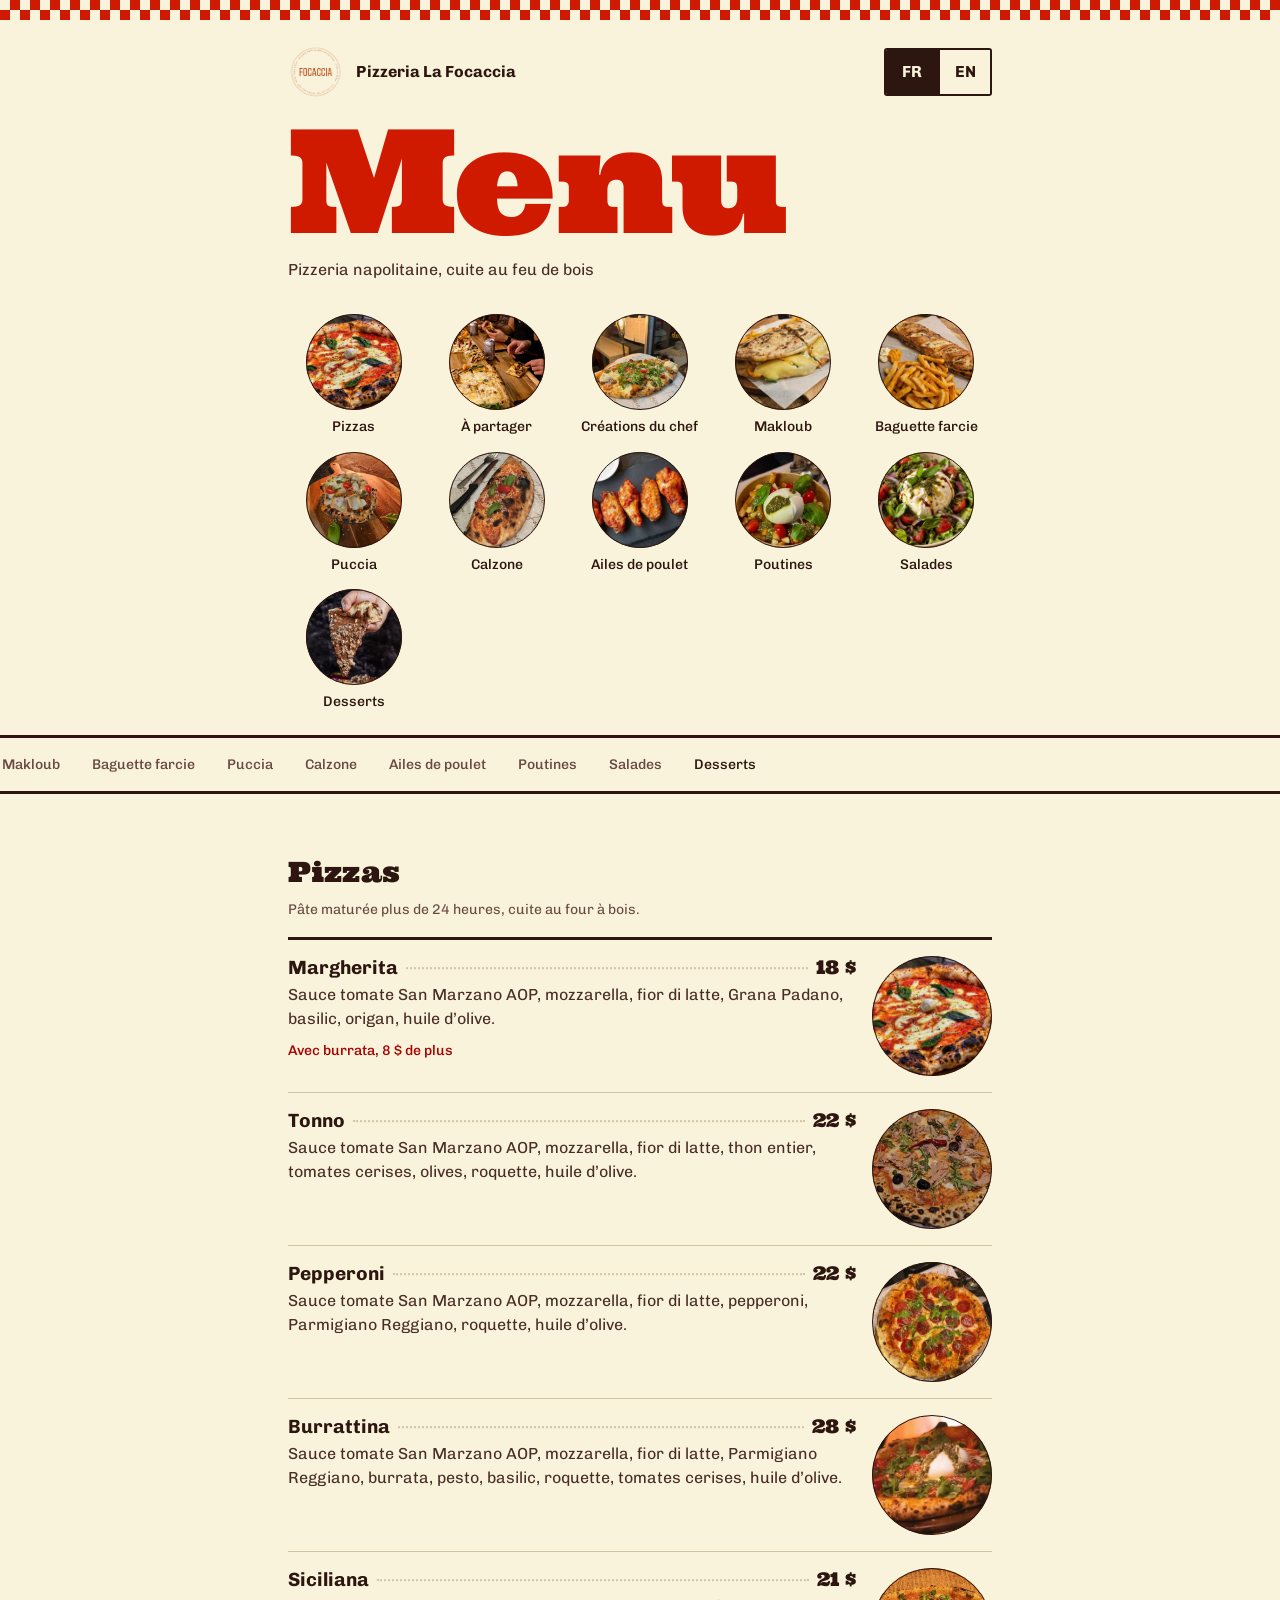
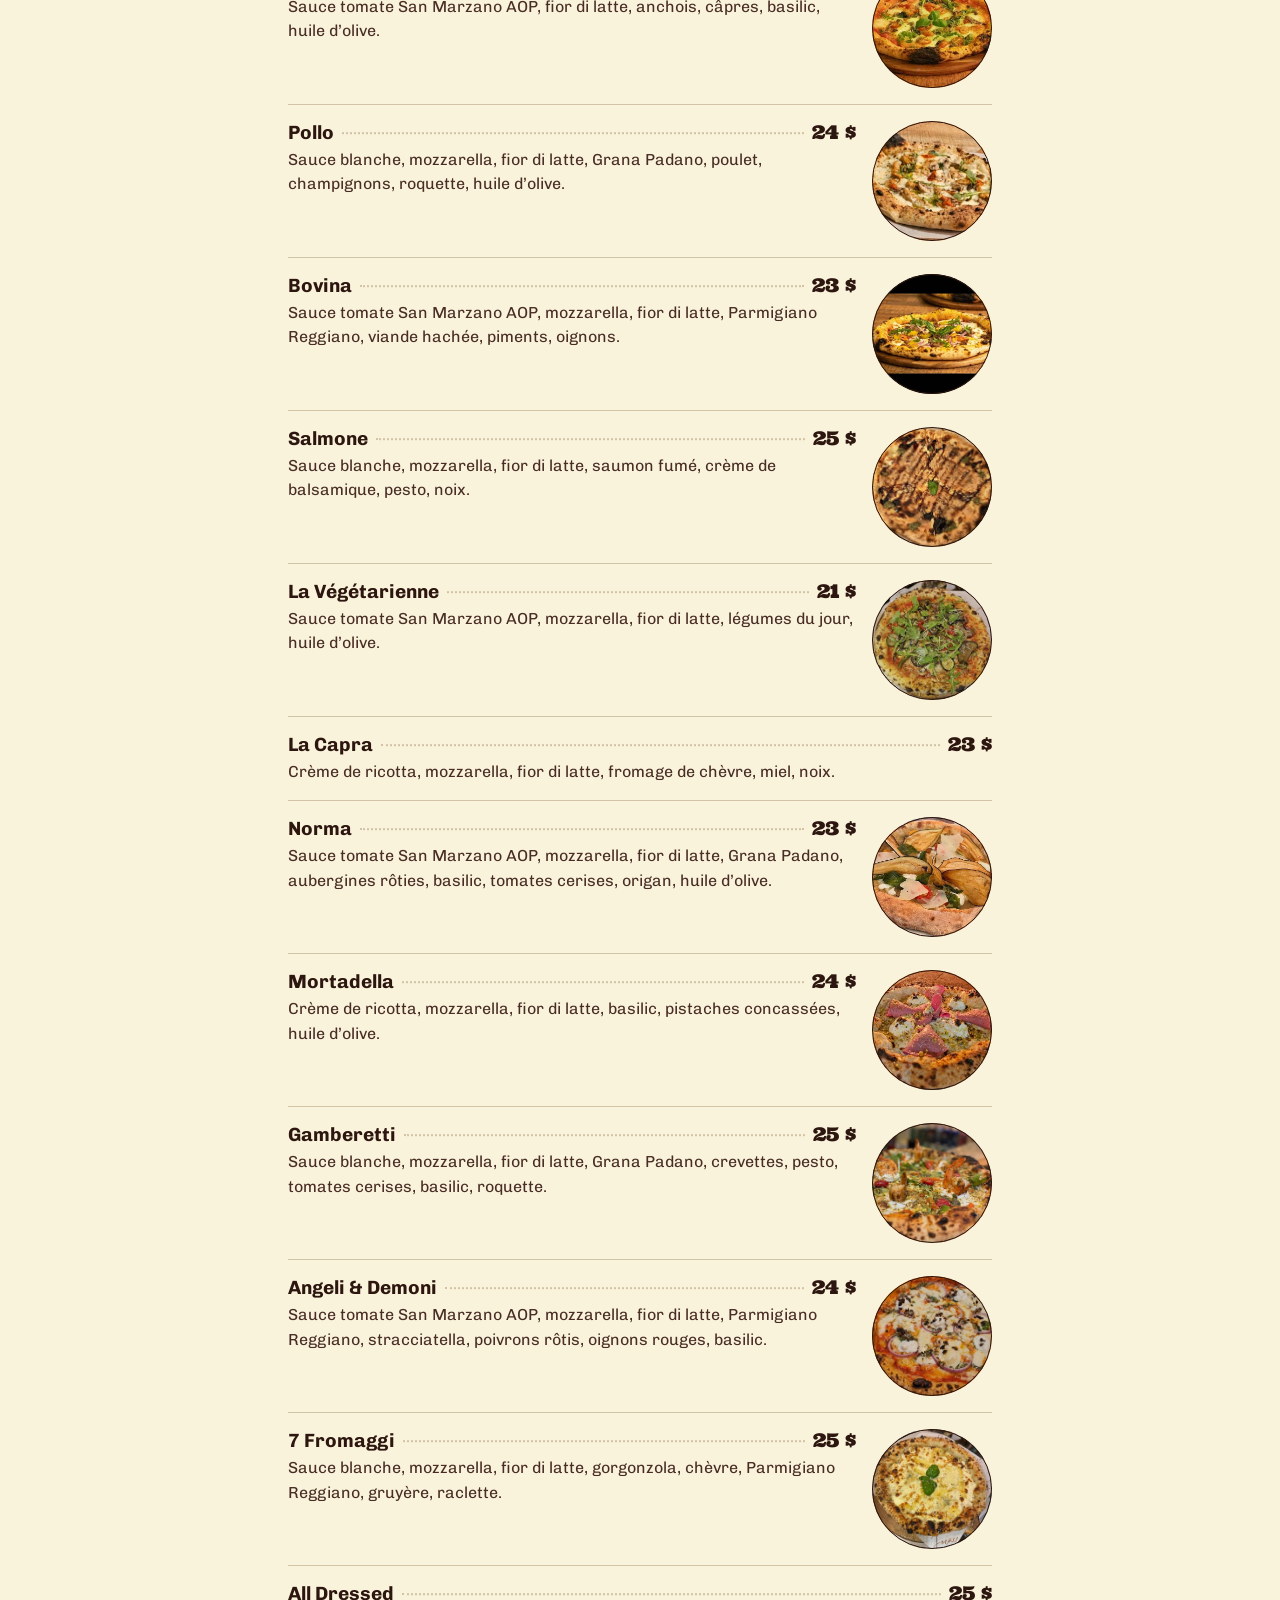
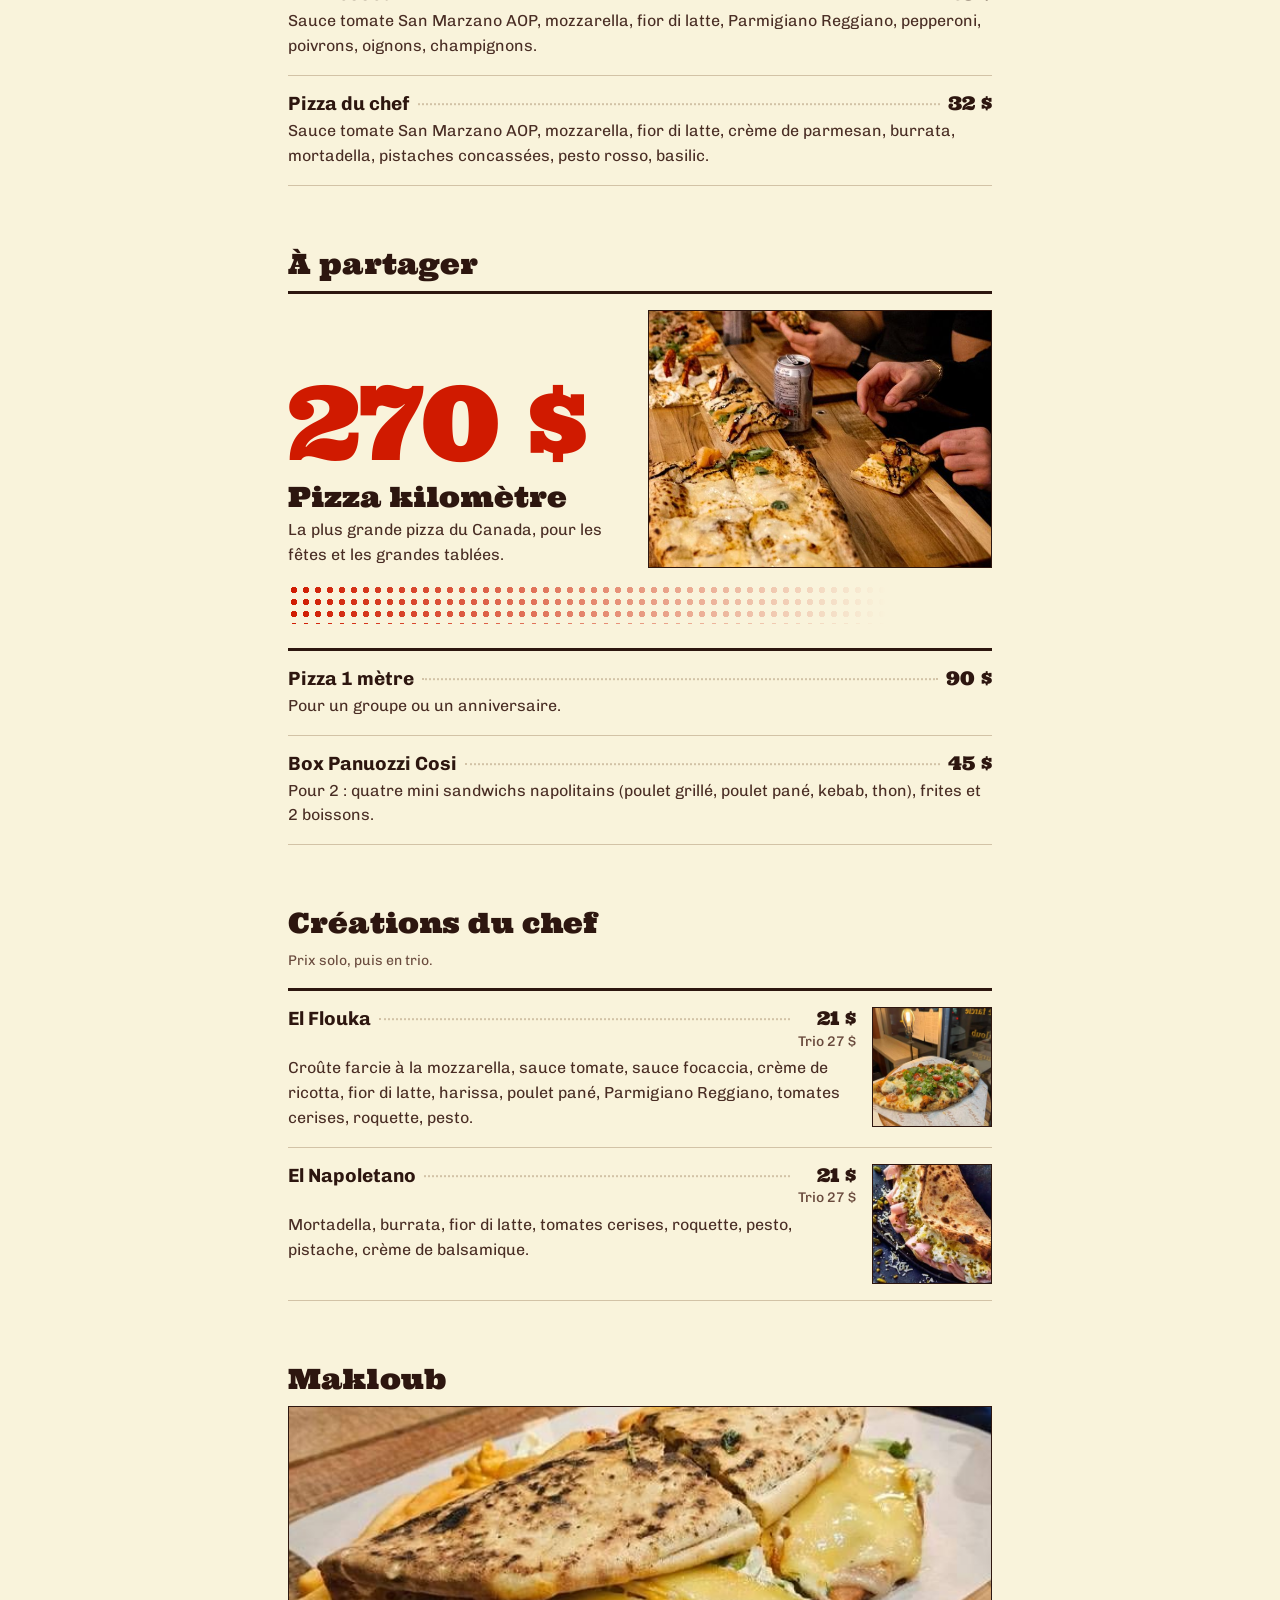
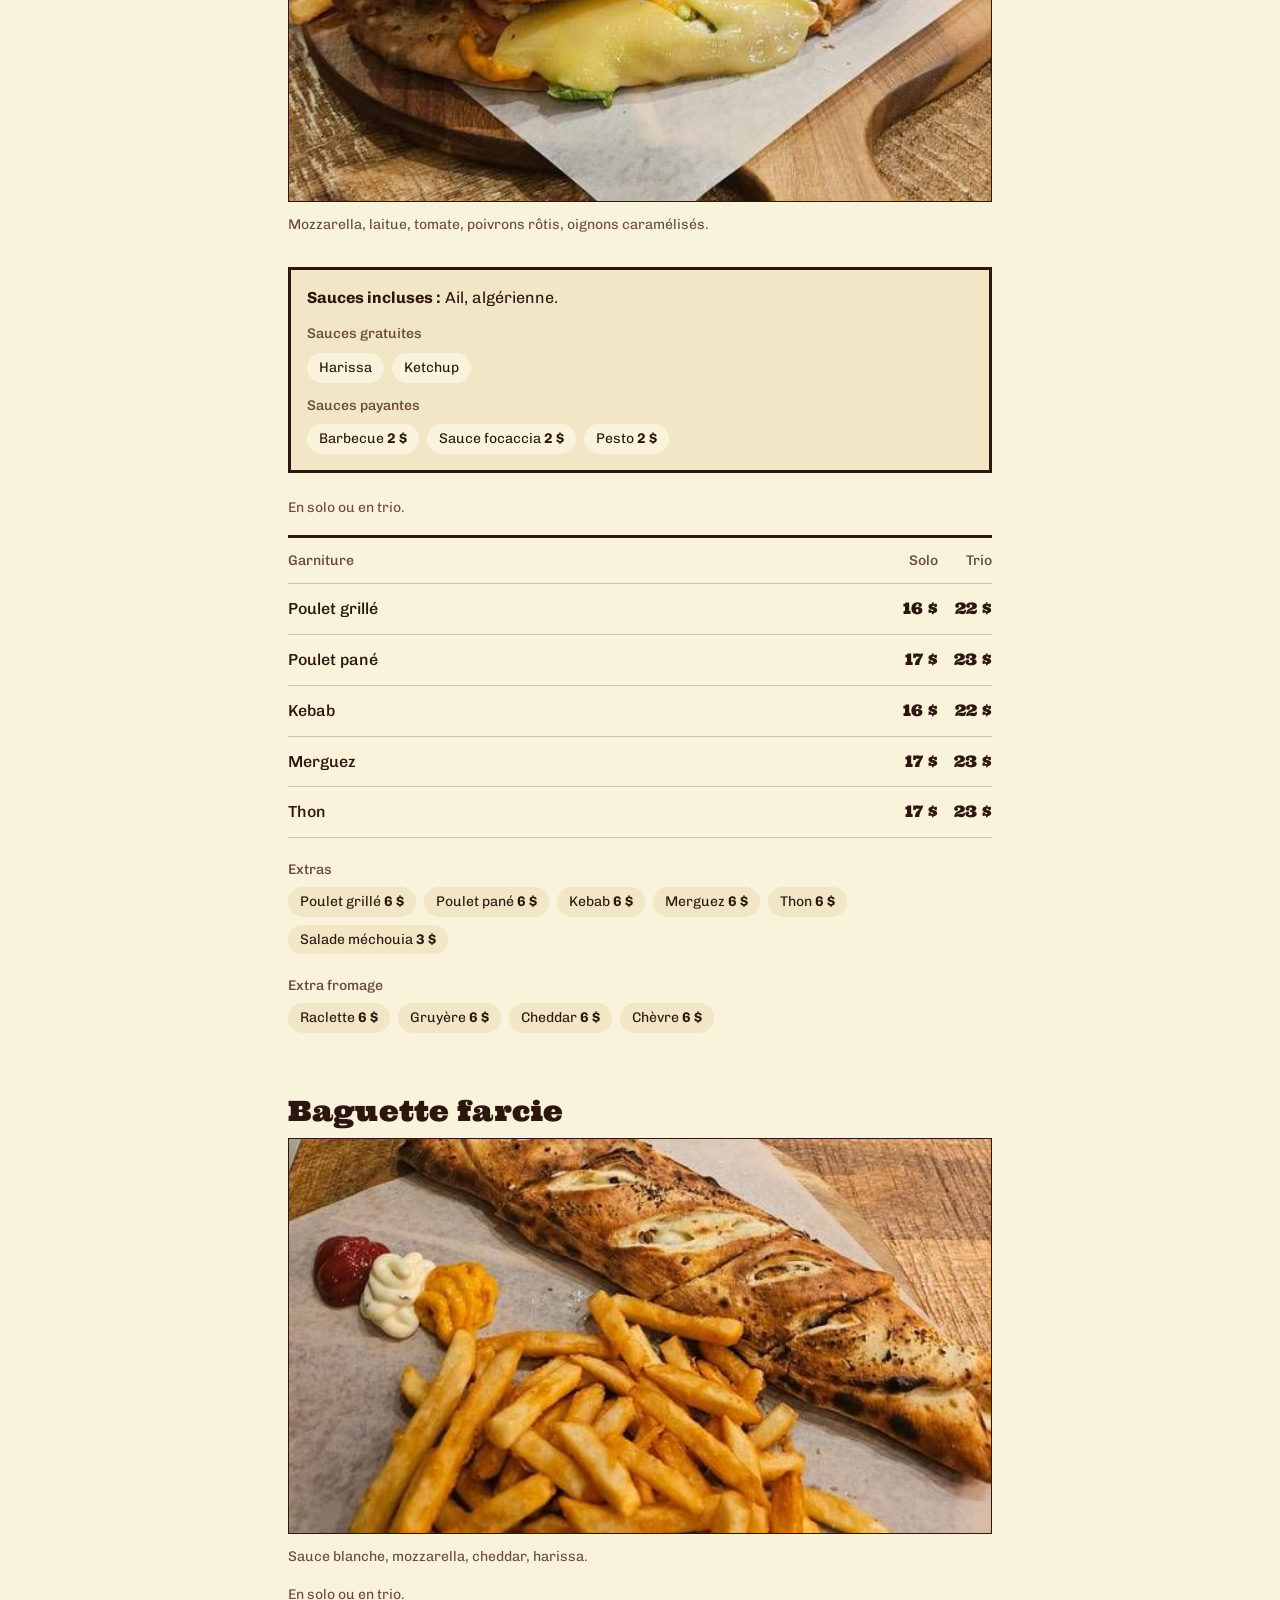
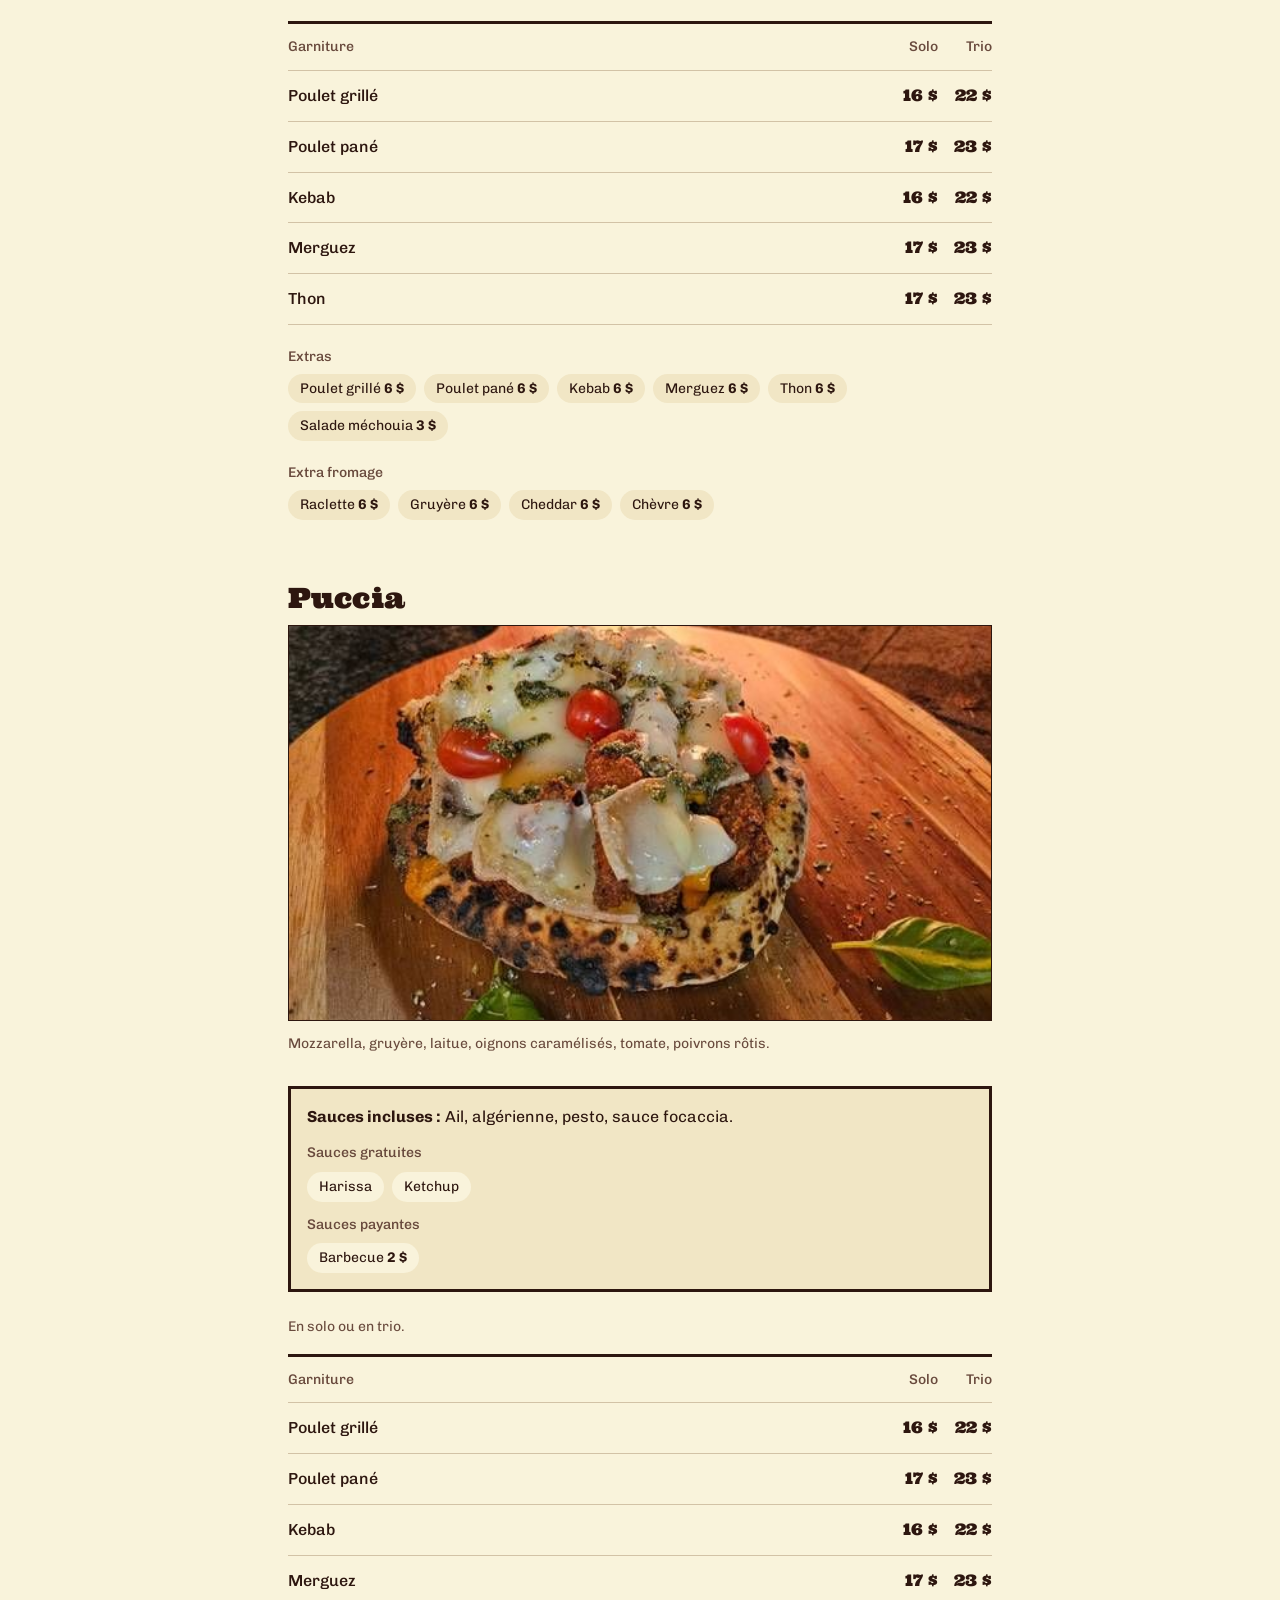
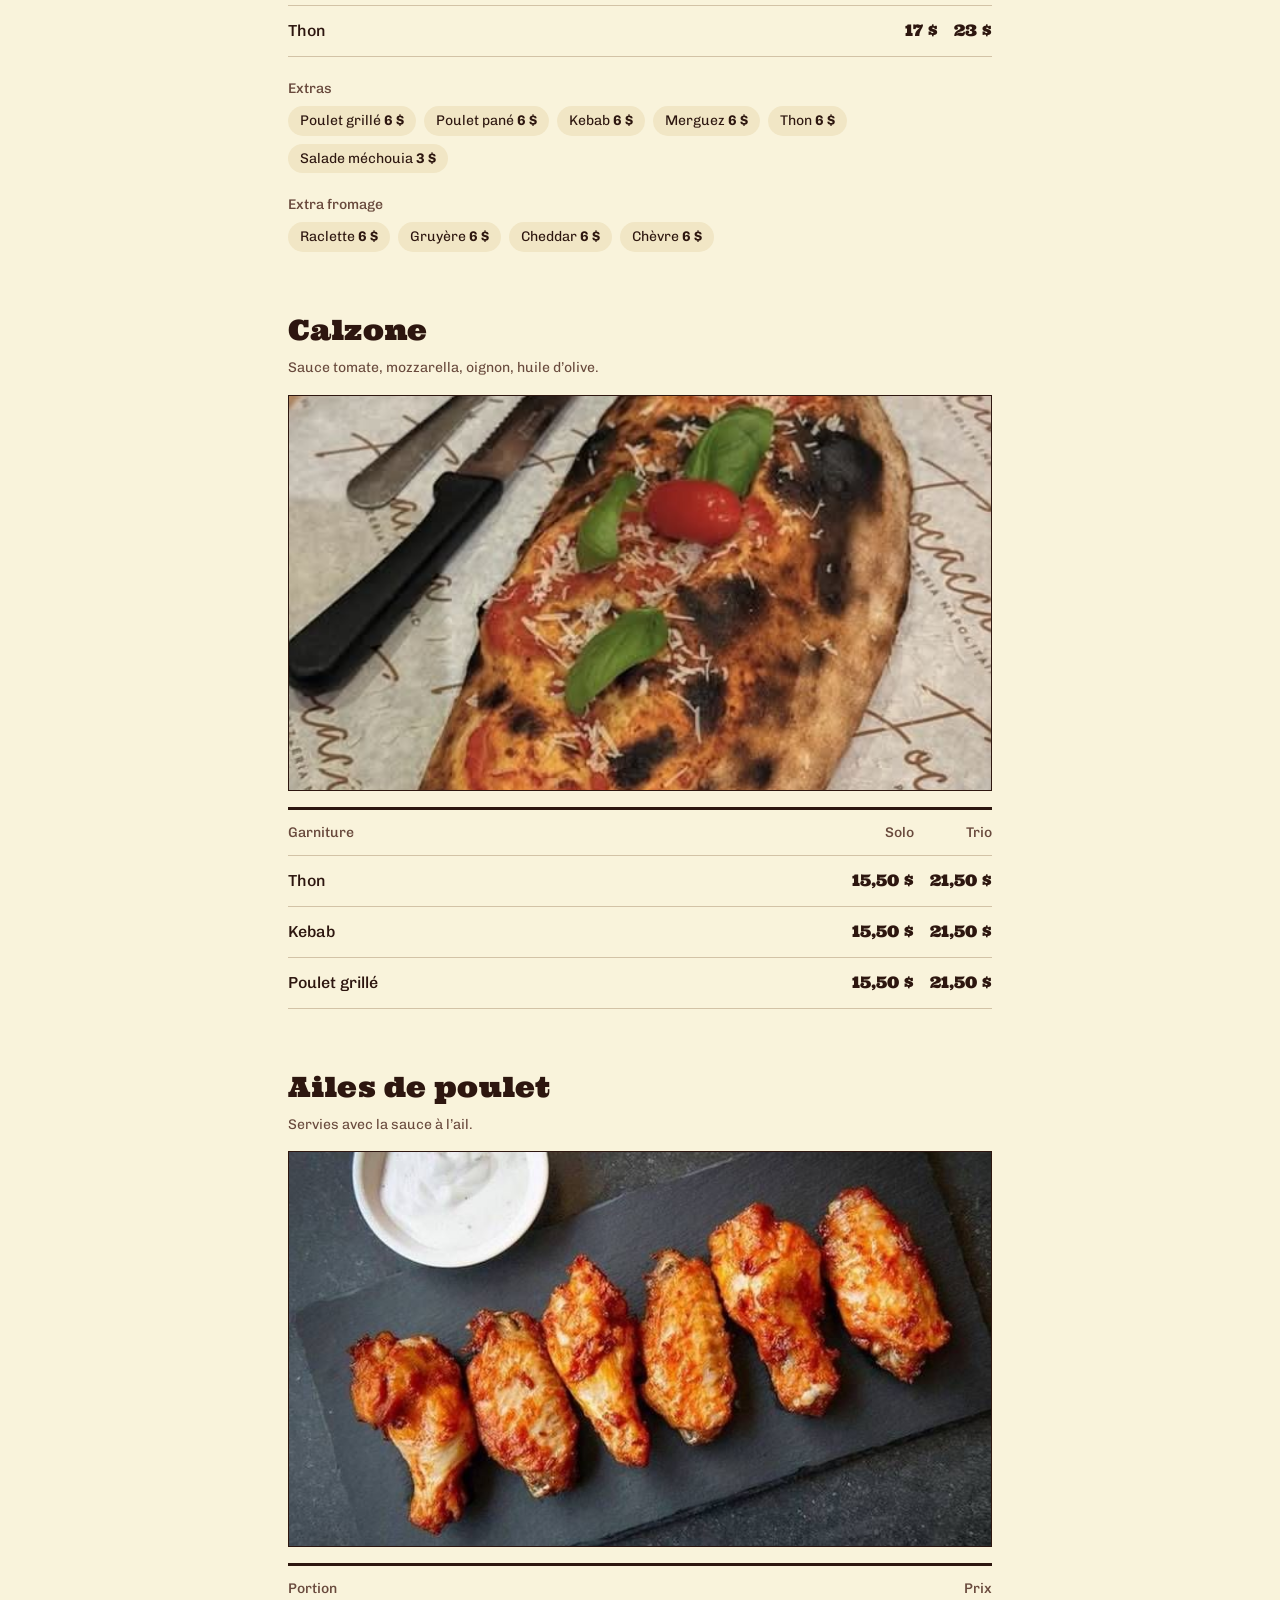
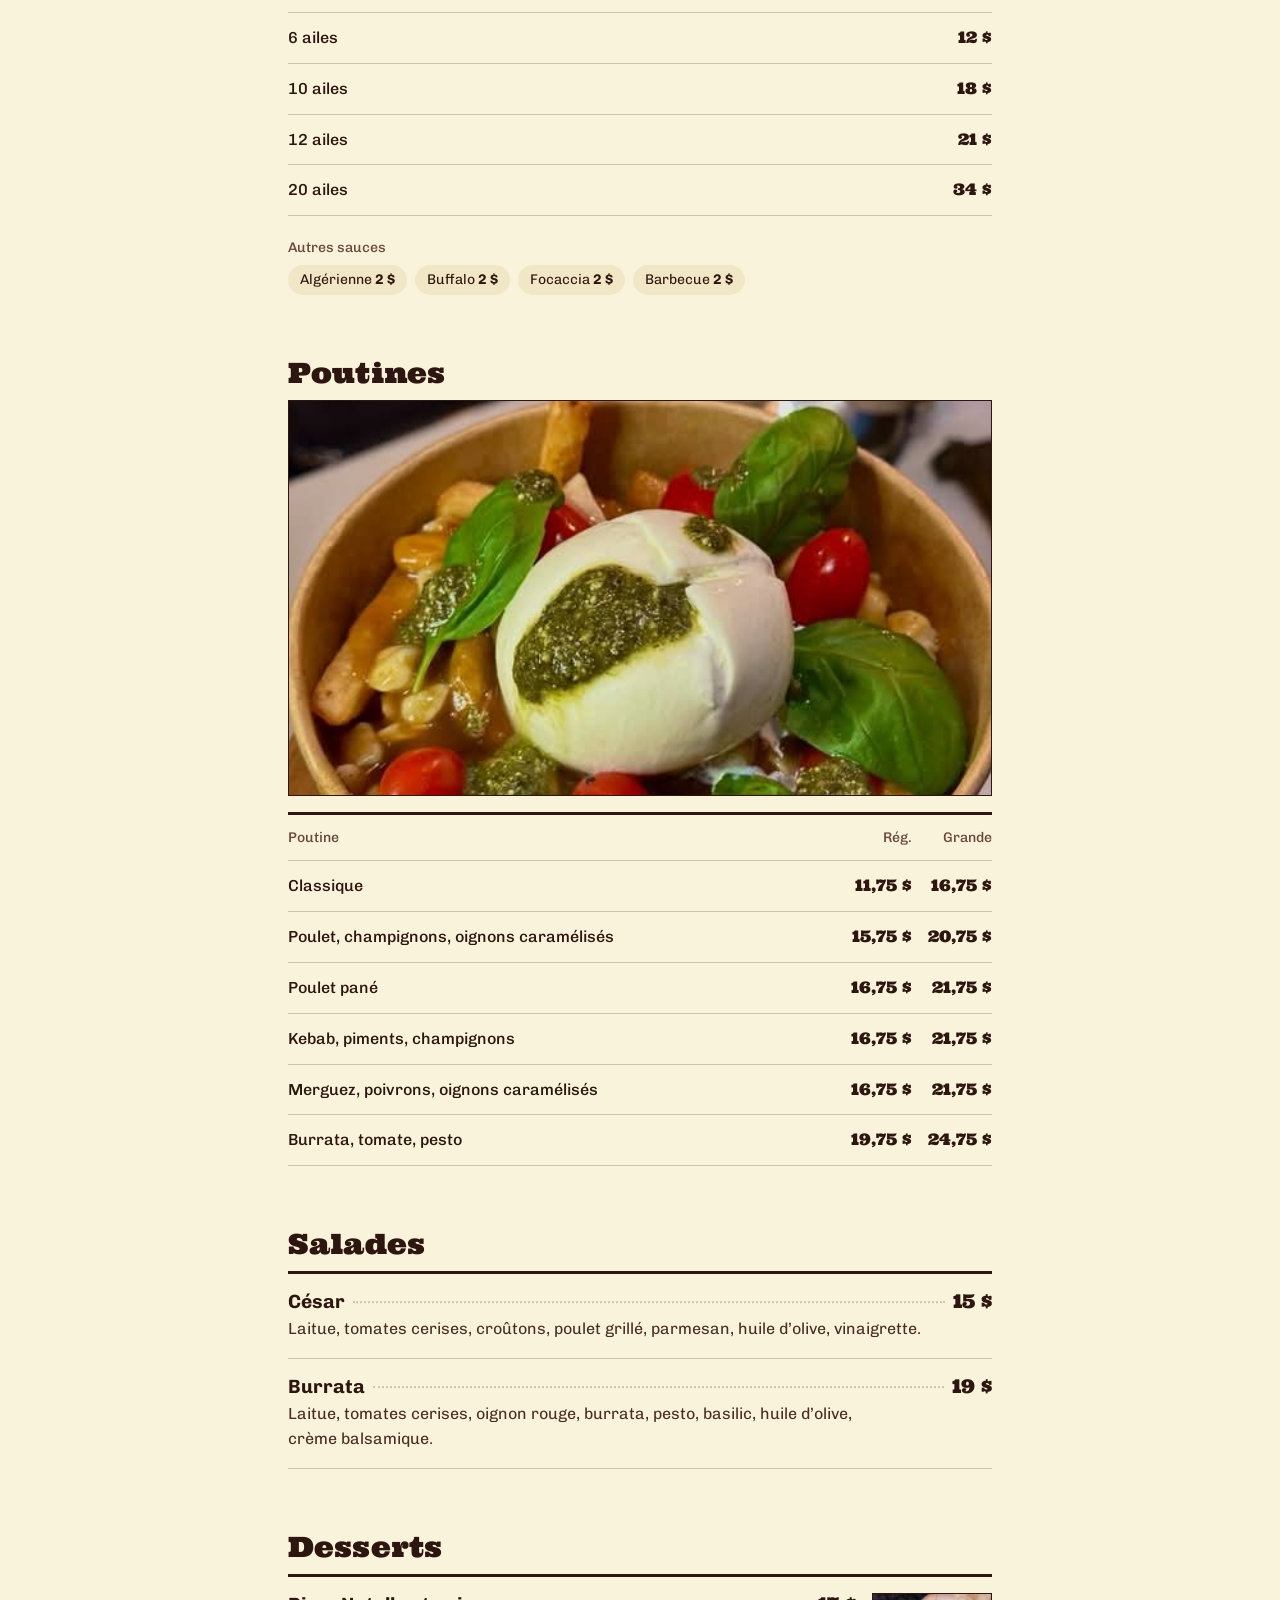
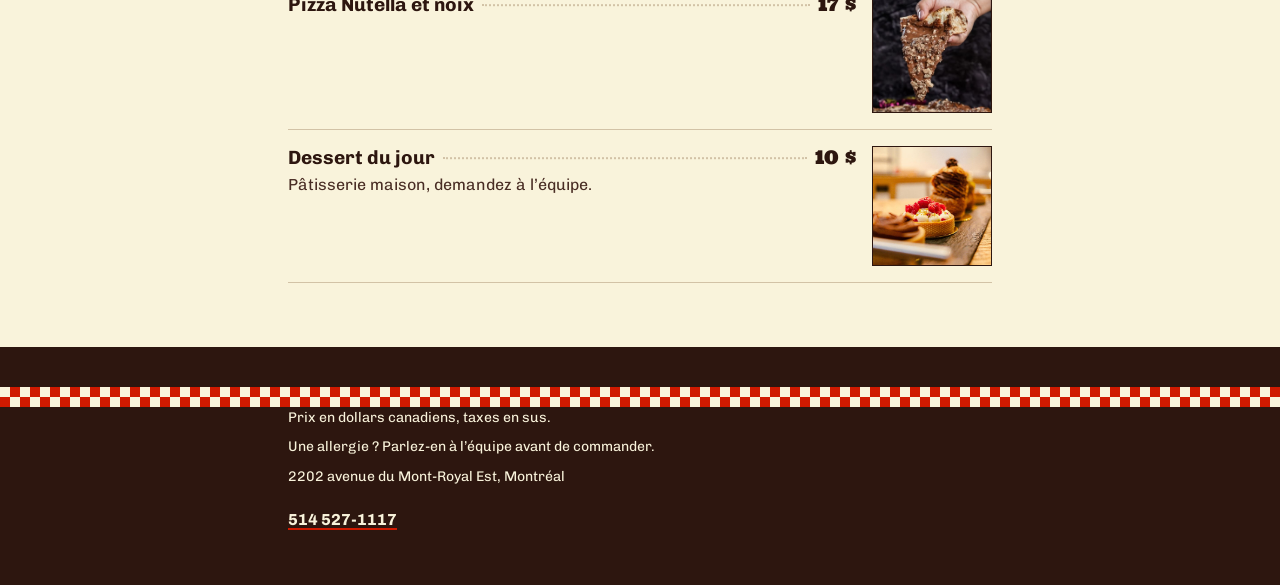
<file: docs/index.html>
<!doctype html>
<html lang="fr">
<head>
<meta charset="utf-8">
<meta name="viewport" content="width=device-width, initial-scale=1, viewport-fit=cover">
<meta name="description" content="Le menu de la pizzeria La Focaccia : pizzas napolitaines, sandwichs, poutines et desserts, avec les prix.">
<meta name="theme-color" content="#f6eed7">
<title>Menu, Pizzeria La Focaccia</title>
<link rel="alternate" hreflang="en" href="en.html">
<link rel="icon" href="img/logo-favicon.png">
<link rel="preconnect" href="https://fonts.googleapis.com">
<link rel="preconnect" href="https://fonts.gstatic.com" crossorigin>
<link href="https://fonts.googleapis.com/css2?family=Ultra&family=Chivo:wght@400;500;700&display=swap" rel="stylesheet">
<link rel="stylesheet" href="styles.css">
</head>
<body>
<div class="checker" aria-hidden="true"></div>
<header class="masthead container">
  <div class="brand"><img class="logo" src="img/logo-logo-focaccia-tampon.png" alt="Logo de la pizzeria La Focaccia" width="495" height="502" fetchpriority="high"><p class="brand-name">Pizzeria La Focaccia</p><nav class="lang" aria-label="Langue"><a href="index.html" hreflang="fr" lang="fr" class="lang-btn" aria-current="page"><span aria-hidden="true">FR</span><span class="visually-hidden">Français</span></a><a href="en.html" hreflang="en" lang="en" class="lang-btn"><span aria-hidden="true">EN</span><span class="visually-hidden">English</span></a></nav></div>
  <h1>Menu</h1>
  <p class="tagline">Pizzeria napolitaine, cuite au feu de bois</p>
</header>
<nav class="container cat-grid-wrap" aria-label="Aller à une catégorie"><ul class="cat-grid"><li><a href="#pizzas"><img class="cat-photo" src="img/pizzas-margherita.jpg" alt="" width="550" height="544" decoding="async"><span>Pizzas</span></a></li><li><a href="#partager"><img class="cat-photo" src="img/photos-plats-pizza-kilometre.jpg" alt="" width="640" height="800" decoding="async"><span>À partager</span></a></li><li><a href="#chef"><img class="cat-photo" src="img/el-flouka-el-flouka.jpg" alt="" width="550" height="733" decoding="async"><span>Créations du chef</span></a></li><li><a href="#makloub"><img class="cat-photo" src="img/sandwichs-makloub-poulet-grille.jpg" alt="" width="640" height="440" decoding="async"><span>Makloub</span></a></li><li><a href="#baguette"><img class="cat-photo" src="img/sandwichs-baguette-farcie-poulet-grille.jpg" alt="" width="564" height="440" decoding="async"><span>Baguette farcie</span></a></li><li><a href="#puccia"><img class="cat-photo" src="img/sandwichs-sandwich-puccia-poulet-grille.jpg" alt="" width="550" height="541" decoding="async"><span>Puccia</span></a></li><li><a href="#calzone"><img class="cat-photo" src="img/calzone-calzone-au-thon.jpg" alt="" width="550" height="574" decoding="async"><span>Calzone</span></a></li><li><a href="#ailes"><img class="cat-photo" src="img/ailes-de-poulet-6-ailes-de-poulet.jpg" alt="" width="733" height="440" decoding="async"><span>Ailes de poulet</span></a></li><li><a href="#poutines"><img class="cat-photo" src="img/poutines-poutine-burrata-tomate-et-sauce-pesto.jpg" alt="" width="550" height="689" decoding="async"><span>Poutines</span></a></li><li><a href="#salades"><img class="cat-photo" src="img/photos-plats-salade-burrata-bol.jpg" alt="" width="800" height="800" decoding="async"><span>Salades</span></a></li><li><a href="#desserts"><img class="cat-photo" src="img/pizzas-pizza-nutella-et-noix.jpg" alt="" width="550" height="639" decoding="async"><span>Desserts</span></a></li></ul></nav>
<nav class="tabs" aria-label="Catégories du menu"><ul class="container"><li><a href="#pizzas">Pizzas</a></li><li><a href="#partager">À partager</a></li><li><a href="#chef">Créations du chef</a></li><li><a href="#makloub">Makloub</a></li><li><a href="#baguette">Baguette farcie</a></li><li><a href="#puccia">Puccia</a></li><li><a href="#calzone">Calzone</a></li><li><a href="#ailes">Ailes de poulet</a></li><li><a href="#poutines">Poutines</a></li><li><a href="#salades">Salades</a></li><li><a href="#desserts">Desserts</a></li></ul></nav>
<main class="container">
<section id="pizzas" class="round" aria-labelledby="h-pizzas"><h2 id="h-pizzas">Pizzas</h2><p class="note">Pâte maturée plus de 24 heures, cuite au four à bois.</p><ul class="rows"><li class="row has-photo"><div class="row-text"><div class="row-head"><h3>Margherita</h3><span class="leader" aria-hidden="true"></span><div class="prices"><span class="price">18 $</span></div></div><p class="desc">Sauce tomate San Marzano AOP, mozzarella, fior di latte, Grana Padano, basilic, origan, huile d’olive.</p><p class="extra">Avec burrata, 8 $ de plus</p></div><img class="photo" src="img/pizzas-margherita.jpg" alt="" width="550" height="544" loading="lazy" decoding="async"></li><li class="row has-photo"><div class="row-text"><div class="row-head"><h3>Tonno</h3><span class="leader" aria-hidden="true"></span><div class="prices"><span class="price">22 $</span></div></div><p class="desc">Sauce tomate San Marzano AOP, mozzarella, fior di latte, thon entier, tomates cerises, olives, roquette, huile d’olive.</p></div><img class="photo" src="img/pizzas-tonno.jpg" alt="" width="373" height="800" loading="lazy" decoding="async"></li><li class="row has-photo"><div class="row-text"><div class="row-head"><h3>Pepperoni</h3><span class="leader" aria-hidden="true"></span><div class="prices"><span class="price">22 $</span></div></div><p class="desc">Sauce tomate San Marzano AOP, mozzarella, fior di latte, pepperoni, Parmigiano Reggiano, roquette, huile d’olive.</p></div><img class="photo" src="img/pizzas-pepperoni.jpg" alt="" width="550" height="689" loading="lazy" decoding="async"></li><li class="row has-photo"><div class="row-text"><div class="row-head"><h3>Burrattina</h3><span class="leader" aria-hidden="true"></span><div class="prices"><span class="price">28 $</span></div></div><p class="desc">Sauce tomate San Marzano AOP, mozzarella, fior di latte, Parmigiano Reggiano, burrata, pesto, basilic, roquette, tomates cerises, huile d’olive.</p></div><img class="photo" src="img/pizzas-burrattina.jpg" alt="" width="533" height="800" loading="lazy" decoding="async"></li><li class="row has-photo"><div class="row-text"><div class="row-head"><h3>Siciliana</h3><span class="leader" aria-hidden="true"></span><div class="prices"><span class="price">21 $</span></div></div><p class="desc">Sauce tomate San Marzano AOP, fior di latte, anchois, câpres, basilic, huile d’olive.</p></div><img class="photo" src="img/pizzas-napoli.jpg" alt="" width="660" height="440" loading="lazy" decoding="async"></li><li class="row has-photo"><div class="row-text"><div class="row-head"><h3>Pollo</h3><span class="leader" aria-hidden="true"></span><div class="prices"><span class="price">24 $</span></div></div><p class="desc">Sauce blanche, mozzarella, fior di latte, Grana Padano, poulet, champignons, roquette, huile d’olive.</p></div><img class="photo" src="img/pizzas-pollo.jpg" alt="" width="798" height="400" loading="lazy" decoding="async"></li><li class="row has-photo"><div class="row-text"><div class="row-head"><h3>Bovina</h3><span class="leader" aria-hidden="true"></span><div class="prices"><span class="price">23 $</span></div></div><p class="desc">Sauce tomate San Marzano AOP, mozzarella, fior di latte, Parmigiano Reggiano, viande hachée, piments, oignons.</p></div><img class="photo" src="img/pizzas-bovina.jpg" alt="" width="373" height="800" loading="lazy" decoding="async"></li><li class="row has-photo"><div class="row-text"><div class="row-head"><h3>Salmone</h3><span class="leader" aria-hidden="true"></span><div class="prices"><span class="price">25 $</span></div></div><p class="desc">Sauce blanche, mozzarella, fior di latte, saumon fumé, crème de balsamique, pesto, noix.</p></div><img class="photo" src="img/pizzas-salmone.jpg" alt="" width="550" height="488" loading="lazy" decoding="async"></li><li class="row has-photo"><div class="row-text"><div class="row-head"><h3>La Végétarienne</h3><span class="leader" aria-hidden="true"></span><div class="prices"><span class="price">21 $</span></div></div><p class="desc">Sauce tomate San Marzano AOP, mozzarella, fior di latte, légumes du jour, huile d’olive.</p></div><img class="photo" src="img/pizzas-la-vegetarienne.jpg" alt="" width="550" height="584" loading="lazy" decoding="async"></li><li class="row"><div class="row-text"><div class="row-head"><h3>La Capra</h3><span class="leader" aria-hidden="true"></span><div class="prices"><span class="price">23 $</span></div></div><p class="desc">Crème de ricotta, mozzarella, fior di latte, fromage de chèvre, miel, noix.</p></div></li><li class="row has-photo"><div class="row-text"><div class="row-head"><h3>Norma</h3><span class="leader" aria-hidden="true"></span><div class="prices"><span class="price">23 $</span></div></div><p class="desc">Sauce tomate San Marzano AOP, mozzarella, fior di latte, Grana Padano, aubergines rôties, basilic, tomates cerises, origan, huile d’olive.</p></div><img class="photo" src="img/pizzas-norma.jpg" alt="" width="550" height="465" loading="lazy" decoding="async"></li><li class="row has-photo"><div class="row-text"><div class="row-head"><h3>Mortadella</h3><span class="leader" aria-hidden="true"></span><div class="prices"><span class="price">24 $</span></div></div><p class="desc">Crème de ricotta, mozzarella, fior di latte, basilic, pistaches concassées, huile d’olive.</p></div><img class="photo" src="img/pizzas-mortadella.jpg" alt="" width="573" height="440" loading="lazy" decoding="async"></li><li class="row has-photo"><div class="row-text"><div class="row-head"><h3>Gamberetti</h3><span class="leader" aria-hidden="true"></span><div class="prices"><span class="price">25 $</span></div></div><p class="desc">Sauce blanche, mozzarella, fior di latte, Grana Padano, crevettes, pesto, tomates cerises, basilic, roquette.</p></div><img class="photo" src="img/pizzas-gamberetti.jpg" alt="" width="550" height="550" loading="lazy" decoding="async"></li><li class="row has-photo"><div class="row-text"><div class="row-head"><h3>Angeli &amp; Demoni</h3><span class="leader" aria-hidden="true"></span><div class="prices"><span class="price">24 $</span></div></div><p class="desc">Sauce tomate San Marzano AOP, mozzarella, fior di latte, Parmigiano Reggiano, stracciatella, poivrons rôtis, oignons rouges, basilic.</p></div><img class="photo" src="img/pizzas-angeli-demoni.jpg" alt="" width="506" height="800" loading="lazy" decoding="async"></li><li class="row has-photo"><div class="row-text"><div class="row-head"><h3>7 Fromaggi</h3><span class="leader" aria-hidden="true"></span><div class="prices"><span class="price">25 $</span></div></div><p class="desc">Sauce blanche, mozzarella, fior di latte, gorgonzola, chèvre, Parmigiano Reggiano, gruyère, raclette.</p></div><img class="photo" src="img/pizzas-7-fromaggi.jpg" alt="" width="550" height="733" loading="lazy" decoding="async"></li><li class="row"><div class="row-text"><div class="row-head"><h3>All Dressed</h3><span class="leader" aria-hidden="true"></span><div class="prices"><span class="price">25 $</span></div></div><p class="desc">Sauce tomate San Marzano AOP, mozzarella, fior di latte, Parmigiano Reggiano, pepperoni, poivrons, oignons, champignons.</p></div></li><li class="row"><div class="row-text"><div class="row-head"><h3>Pizza du chef</h3><span class="leader" aria-hidden="true"></span><div class="prices"><span class="price">32 $</span></div></div><p class="desc">Sauce tomate San Marzano AOP, mozzarella, fior di latte, crème de parmesan, burrata, mortadella, pistaches concassées, pesto rosso, basilic.</p></div></li></ul></section><section id="partager" aria-labelledby="h-partager"><h2 id="h-partager">À partager</h2><div class="poster"><div class="poster-text"><p class="poster-figure num">270 $</p><h3 class="poster-name">Pizza kilomètre</h3><p class="desc">La plus grande pizza du Canada, pour les fêtes et les grandes tablées.</p></div><div class="screen" aria-hidden="true"></div><img class="photo" src="img/photos-plats-pizza-kilometre.jpg" alt="" width="640" height="800" loading="lazy" decoding="async"></div><ul class="rows"><li class="row"><div class="row-text"><div class="row-head"><h3>Pizza 1 mètre</h3><span class="leader" aria-hidden="true"></span><div class="prices"><span class="price">90 $</span></div></div><p class="desc">Pour un groupe ou un anniversaire.</p></div></li><li class="row"><div class="row-text"><div class="row-head"><h3>Box Panuozzi Cosi</h3><span class="leader" aria-hidden="true"></span><div class="prices"><span class="price">45 $</span></div></div><p class="desc">Pour 2 : quatre mini sandwichs napolitains (poulet grillé, poulet pané, kebab, thon), frites et 2 boissons.</p></div></li></ul></section><section id="chef" aria-labelledby="h-chef"><h2 id="h-chef">Créations du chef</h2><p class="note">Prix solo, puis en trio.</p><ul class="rows"><li class="row has-photo"><div class="row-text"><div class="row-head"><h3>El Flouka</h3><span class="leader" aria-hidden="true"></span><div class="prices"><span class="price"><span class="visually-hidden">Solo </span>21 $</span><span class="price-alt">Trio 27 $</span></div></div><p class="desc">Croûte farcie à la mozzarella, sauce tomate, sauce focaccia, crème de ricotta, fior di latte, harissa, poulet pané, Parmigiano Reggiano, tomates cerises, roquette, pesto.</p></div><img class="photo" src="img/el-flouka-el-flouka.jpg" alt="" width="550" height="733" loading="lazy" decoding="async"></li><li class="row has-photo"><div class="row-text"><div class="row-head"><h3>El Napoletano</h3><span class="leader" aria-hidden="true"></span><div class="prices"><span class="price"><span class="visually-hidden">Solo </span>21 $</span><span class="price-alt">Trio 27 $</span></div></div><p class="desc">Mortadella, burrata, fior di latte, tomates cerises, roquette, pesto, pistache, crème de balsamique.</p></div><img class="photo" src="img/el-flouka-el-napoletano.jpg" alt="" width="337" height="600" loading="lazy" decoding="async"></li></ul></section><section id="makloub" aria-labelledby="h-makloub"><h2 id="h-makloub">Makloub</h2><img class="photo photo-wide" src="img/sandwichs-makloub-poulet-grille.jpg" alt="" width="640" height="440" loading="lazy" decoding="async"><p class="note">Mozzarella, laitue, tomate, poivrons rôtis, oignons caramélisés.</p><div class="sauce-box"><p class="sauces"><strong>Sauces incluses :</strong> Ail, algérienne.</p><p class="sauces-add">Sauces gratuites</p><ul class="chips"><li>Harissa</li><li>Ketchup</li></ul><p class="sauces-add">Sauces payantes</p><ul class="chips"><li>Barbecue <span class="num">2 $</span></li><li>Sauce focaccia <span class="num">2 $</span></li><li>Pesto <span class="num">2 $</span></li></ul></div><p class="note">En solo ou en trio.</p><table class="prices-table"><thead><tr><th scope="col">Garniture</th><th scope="col" class="num">Solo</th><th scope="col" class="num">Trio</th></tr></thead><tbody><tr><th scope="row">Poulet grillé</th><td class="num">16 $</td><td class="num">22 $</td></tr><tr><th scope="row">Poulet pané</th><td class="num">17 $</td><td class="num">23 $</td></tr><tr><th scope="row">Kebab</th><td class="num">16 $</td><td class="num">22 $</td></tr><tr><th scope="row">Merguez</th><td class="num">17 $</td><td class="num">23 $</td></tr><tr><th scope="row">Thon</th><td class="num">17 $</td><td class="num">23 $</td></tr></tbody></table><div class="extras"><h3>Extras</h3><ul class="chips"><li>Poulet grillé <span class="num">6 $</span></li><li>Poulet pané <span class="num">6 $</span></li><li>Kebab <span class="num">6 $</span></li><li>Merguez <span class="num">6 $</span></li><li>Thon <span class="num">6 $</span></li><li>Salade méchouia <span class="num">3 $</span></li></ul></div><div class="extras"><h3>Extra fromage</h3><ul class="chips"><li>Raclette <span class="num">6 $</span></li><li>Gruyère <span class="num">6 $</span></li><li>Cheddar <span class="num">6 $</span></li><li>Chèvre <span class="num">6 $</span></li></ul></div></section><section id="baguette" aria-labelledby="h-baguette"><h2 id="h-baguette">Baguette farcie</h2><img class="photo photo-wide" src="img/sandwichs-baguette-farcie-poulet-grille.jpg" alt="" width="564" height="440" loading="lazy" decoding="async"><p class="note">Sauce blanche, mozzarella, cheddar, harissa.</p><p class="note">En solo ou en trio.</p><table class="prices-table"><thead><tr><th scope="col">Garniture</th><th scope="col" class="num">Solo</th><th scope="col" class="num">Trio</th></tr></thead><tbody><tr><th scope="row">Poulet grillé</th><td class="num">16 $</td><td class="num">22 $</td></tr><tr><th scope="row">Poulet pané</th><td class="num">17 $</td><td class="num">23 $</td></tr><tr><th scope="row">Kebab</th><td class="num">16 $</td><td class="num">22 $</td></tr><tr><th scope="row">Merguez</th><td class="num">17 $</td><td class="num">23 $</td></tr><tr><th scope="row">Thon</th><td class="num">17 $</td><td class="num">23 $</td></tr></tbody></table><div class="extras"><h3>Extras</h3><ul class="chips"><li>Poulet grillé <span class="num">6 $</span></li><li>Poulet pané <span class="num">6 $</span></li><li>Kebab <span class="num">6 $</span></li><li>Merguez <span class="num">6 $</span></li><li>Thon <span class="num">6 $</span></li><li>Salade méchouia <span class="num">3 $</span></li></ul></div><div class="extras"><h3>Extra fromage</h3><ul class="chips"><li>Raclette <span class="num">6 $</span></li><li>Gruyère <span class="num">6 $</span></li><li>Cheddar <span class="num">6 $</span></li><li>Chèvre <span class="num">6 $</span></li></ul></div></section><section id="puccia" aria-labelledby="h-puccia"><h2 id="h-puccia">Puccia</h2><img class="photo photo-wide" src="img/sandwichs-sandwich-puccia-poulet-grille.jpg" alt="" width="550" height="541" loading="lazy" decoding="async"><p class="note">Mozzarella, gruyère, laitue, oignons caramélisés, tomate, poivrons rôtis.</p><div class="sauce-box"><p class="sauces"><strong>Sauces incluses :</strong> Ail, algérienne, pesto, sauce focaccia.</p><p class="sauces-add">Sauces gratuites</p><ul class="chips"><li>Harissa</li><li>Ketchup</li></ul><p class="sauces-add">Sauces payantes</p><ul class="chips"><li>Barbecue <span class="num">2 $</span></li></ul></div><p class="note">En solo ou en trio.</p><table class="prices-table"><thead><tr><th scope="col">Garniture</th><th scope="col" class="num">Solo</th><th scope="col" class="num">Trio</th></tr></thead><tbody><tr><th scope="row">Poulet grillé</th><td class="num">16 $</td><td class="num">22 $</td></tr><tr><th scope="row">Poulet pané</th><td class="num">17 $</td><td class="num">23 $</td></tr><tr><th scope="row">Kebab</th><td class="num">16 $</td><td class="num">22 $</td></tr><tr><th scope="row">Merguez</th><td class="num">17 $</td><td class="num">23 $</td></tr><tr><th scope="row">Thon</th><td class="num">17 $</td><td class="num">23 $</td></tr></tbody></table><div class="extras"><h3>Extras</h3><ul class="chips"><li>Poulet grillé <span class="num">6 $</span></li><li>Poulet pané <span class="num">6 $</span></li><li>Kebab <span class="num">6 $</span></li><li>Merguez <span class="num">6 $</span></li><li>Thon <span class="num">6 $</span></li><li>Salade méchouia <span class="num">3 $</span></li></ul></div><div class="extras"><h3>Extra fromage</h3><ul class="chips"><li>Raclette <span class="num">6 $</span></li><li>Gruyère <span class="num">6 $</span></li><li>Cheddar <span class="num">6 $</span></li><li>Chèvre <span class="num">6 $</span></li></ul></div></section><section id="calzone" aria-labelledby="h-calzone"><h2 id="h-calzone">Calzone</h2><p class="note">Sauce tomate, mozzarella, oignon, huile d’olive.</p><img class="photo photo-wide" src="img/calzone-calzone-au-thon.jpg" alt="" width="550" height="574" loading="lazy" decoding="async"><table class="prices-table"><thead><tr><th scope="col">Garniture</th><th scope="col" class="num">Solo</th><th scope="col" class="num">Trio</th></tr></thead><tbody><tr><th scope="row">Thon</th><td class="num">15,50 $</td><td class="num">21,50 $</td></tr><tr><th scope="row">Kebab</th><td class="num">15,50 $</td><td class="num">21,50 $</td></tr><tr><th scope="row">Poulet grillé</th><td class="num">15,50 $</td><td class="num">21,50 $</td></tr></tbody></table></section><section id="ailes" aria-labelledby="h-ailes"><h2 id="h-ailes">Ailes de poulet</h2><p class="note">Servies avec la sauce à l’ail.</p><img class="photo photo-wide" src="img/ailes-de-poulet-6-ailes-de-poulet.jpg" alt="" width="733" height="440" loading="lazy" decoding="async"><table class="prices-table"><thead><tr><th scope="col">Portion</th><th scope="col" class="num">Prix</th></tr></thead><tbody><tr><th scope="row">6 ailes</th><td class="num">12 $</td></tr><tr><th scope="row">10 ailes</th><td class="num">18 $</td></tr><tr><th scope="row">12 ailes</th><td class="num">21 $</td></tr><tr><th scope="row">20 ailes</th><td class="num">34 $</td></tr></tbody></table><div class="extras"><h3>Autres sauces</h3><ul class="chips"><li>Algérienne <span class="num">2 $</span></li><li>Buffalo <span class="num">2 $</span></li><li>Focaccia <span class="num">2 $</span></li><li>Barbecue <span class="num">2 $</span></li></ul></div></section><section id="poutines" aria-labelledby="h-poutines"><h2 id="h-poutines">Poutines</h2><img class="photo photo-wide" src="img/poutines-poutine-burrata-tomate-et-sauce-pesto.jpg" alt="" width="550" height="689" loading="lazy" decoding="async"><table class="prices-table"><thead><tr><th scope="col">Poutine</th><th scope="col" class="num">Rég.</th><th scope="col" class="num">Grande</th></tr></thead><tbody><tr><th scope="row">Classique</th><td class="num">11,75 $</td><td class="num">16,75 $</td></tr><tr><th scope="row">Poulet, champignons, oignons caramélisés</th><td class="num">15,75 $</td><td class="num">20,75 $</td></tr><tr><th scope="row">Poulet pané</th><td class="num">16,75 $</td><td class="num">21,75 $</td></tr><tr><th scope="row">Kebab, piments, champignons</th><td class="num">16,75 $</td><td class="num">21,75 $</td></tr><tr><th scope="row">Merguez, poivrons, oignons caramélisés</th><td class="num">16,75 $</td><td class="num">21,75 $</td></tr><tr><th scope="row">Burrata, tomate, pesto</th><td class="num">19,75 $</td><td class="num">24,75 $</td></tr></tbody></table></section><section id="salades" aria-labelledby="h-salades"><h2 id="h-salades">Salades</h2><ul class="rows"><li class="row"><div class="row-text"><div class="row-head"><h3>César</h3><span class="leader" aria-hidden="true"></span><div class="prices"><span class="price">15 $</span></div></div><p class="desc">Laitue, tomates cerises, croûtons, poulet grillé, parmesan, huile d’olive, vinaigrette.</p></div></li><li class="row"><div class="row-text"><div class="row-head"><h3>Burrata</h3><span class="leader" aria-hidden="true"></span><div class="prices"><span class="price">19 $</span></div></div><p class="desc">Laitue, tomates cerises, oignon rouge, burrata, pesto, basilic, huile d’olive, crème balsamique.</p></div></li></ul></section><section id="desserts" aria-labelledby="h-desserts"><h2 id="h-desserts">Desserts</h2><ul class="rows"><li class="row has-photo"><div class="row-text"><div class="row-head"><h3>Pizza Nutella et noix</h3><span class="leader" aria-hidden="true"></span><div class="prices"><span class="price">17 $</span></div></div></div><img class="photo" src="img/pizzas-pizza-nutella-et-noix.jpg" alt="" width="550" height="639" loading="lazy" decoding="async"></li><li class="row has-photo"><div class="row-text"><div class="row-head"><h3>Dessert du jour</h3><span class="leader" aria-hidden="true"></span><div class="prices"><span class="price">10 $</span></div></div><p class="desc">Pâtisserie maison, demandez à l’équipe.</p></div><img class="photo" src="img/photos-plats-desserts-maison.jpg" alt="" width="800" height="798" loading="lazy" decoding="async"></li></ul></section>
</main>
<footer class="foot">
  <div class="checker" aria-hidden="true"></div>
  <div class="container">
    <p>Prix en dollars canadiens, taxes en sus.</p>
    <p>Une allergie ? Parlez-en à l’équipe avant de commander.</p>
    <p>2202 avenue du Mont-Royal Est, Montréal</p>
    <p><a href="tel:+15145271117">514 527-1117</a></p>
    
  </div>
</footer>
<script src="menu.js" defer></script>
</body>
</html>
</file>
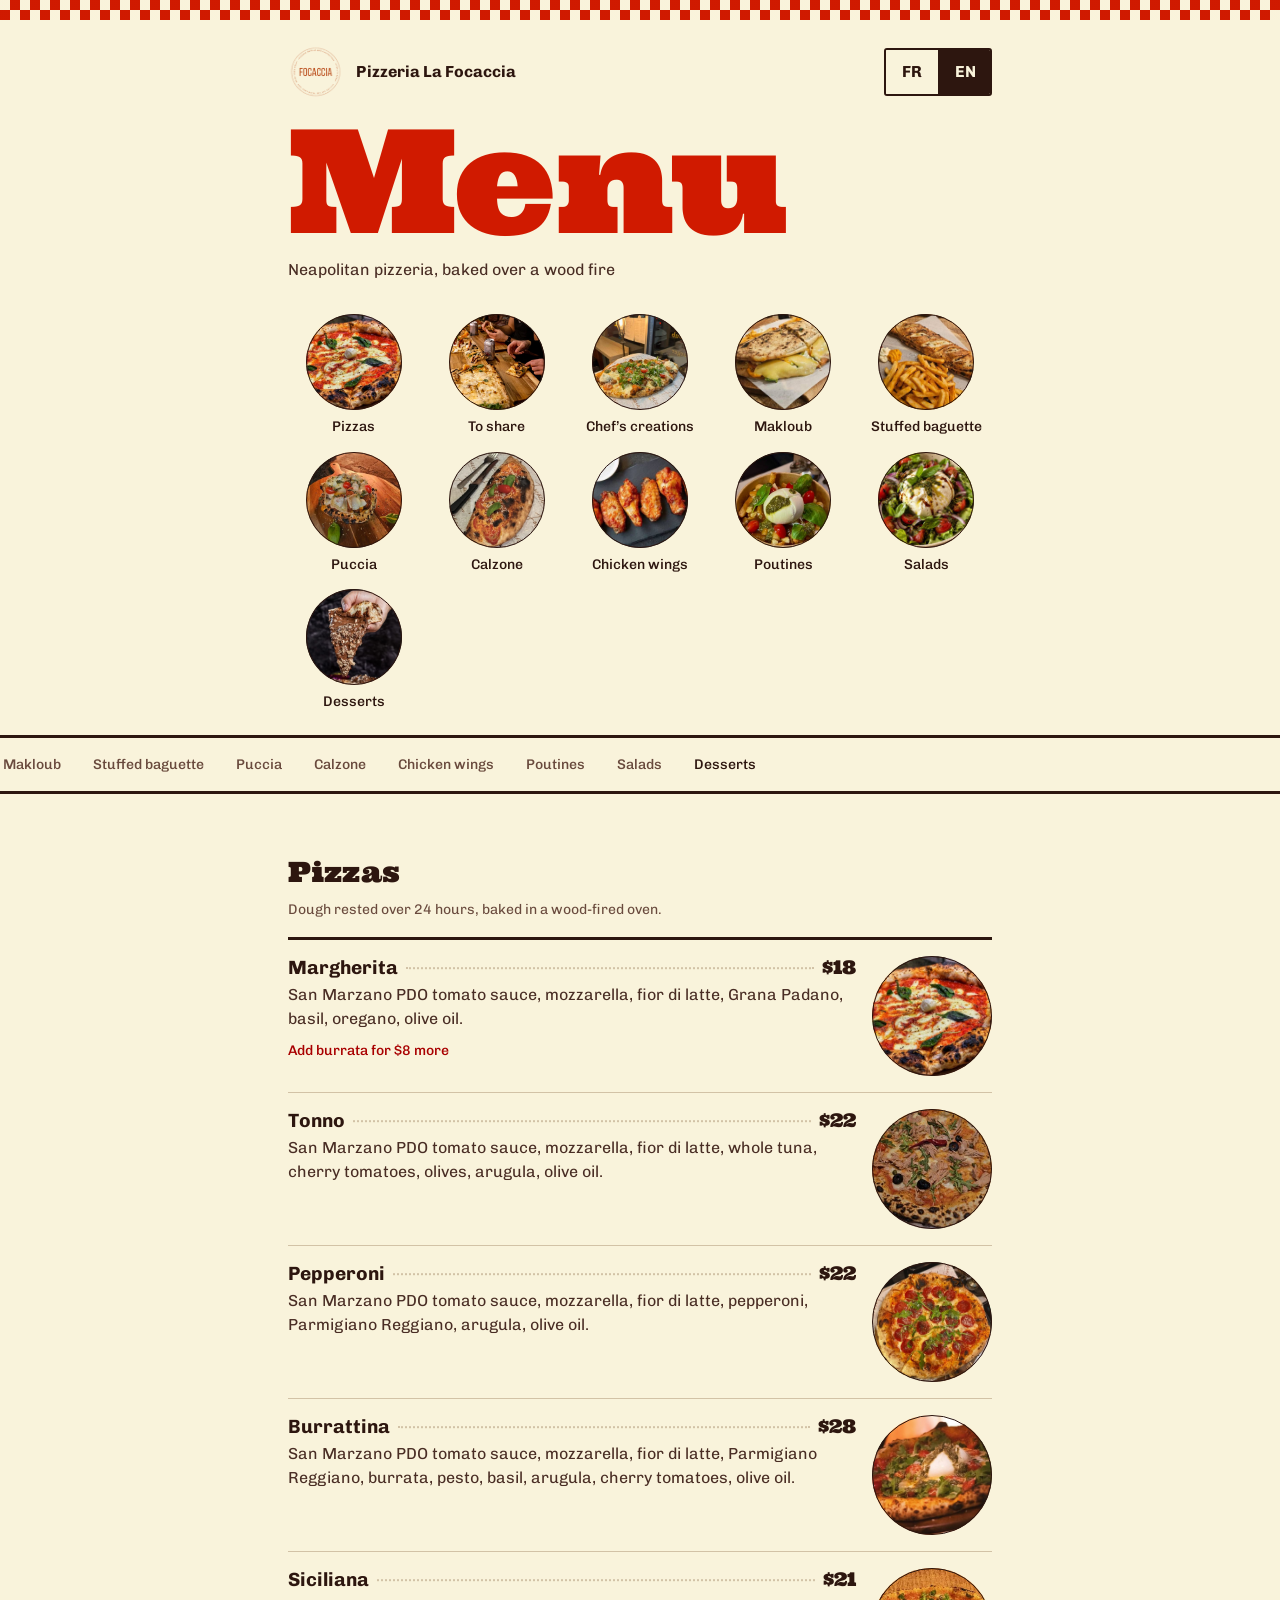
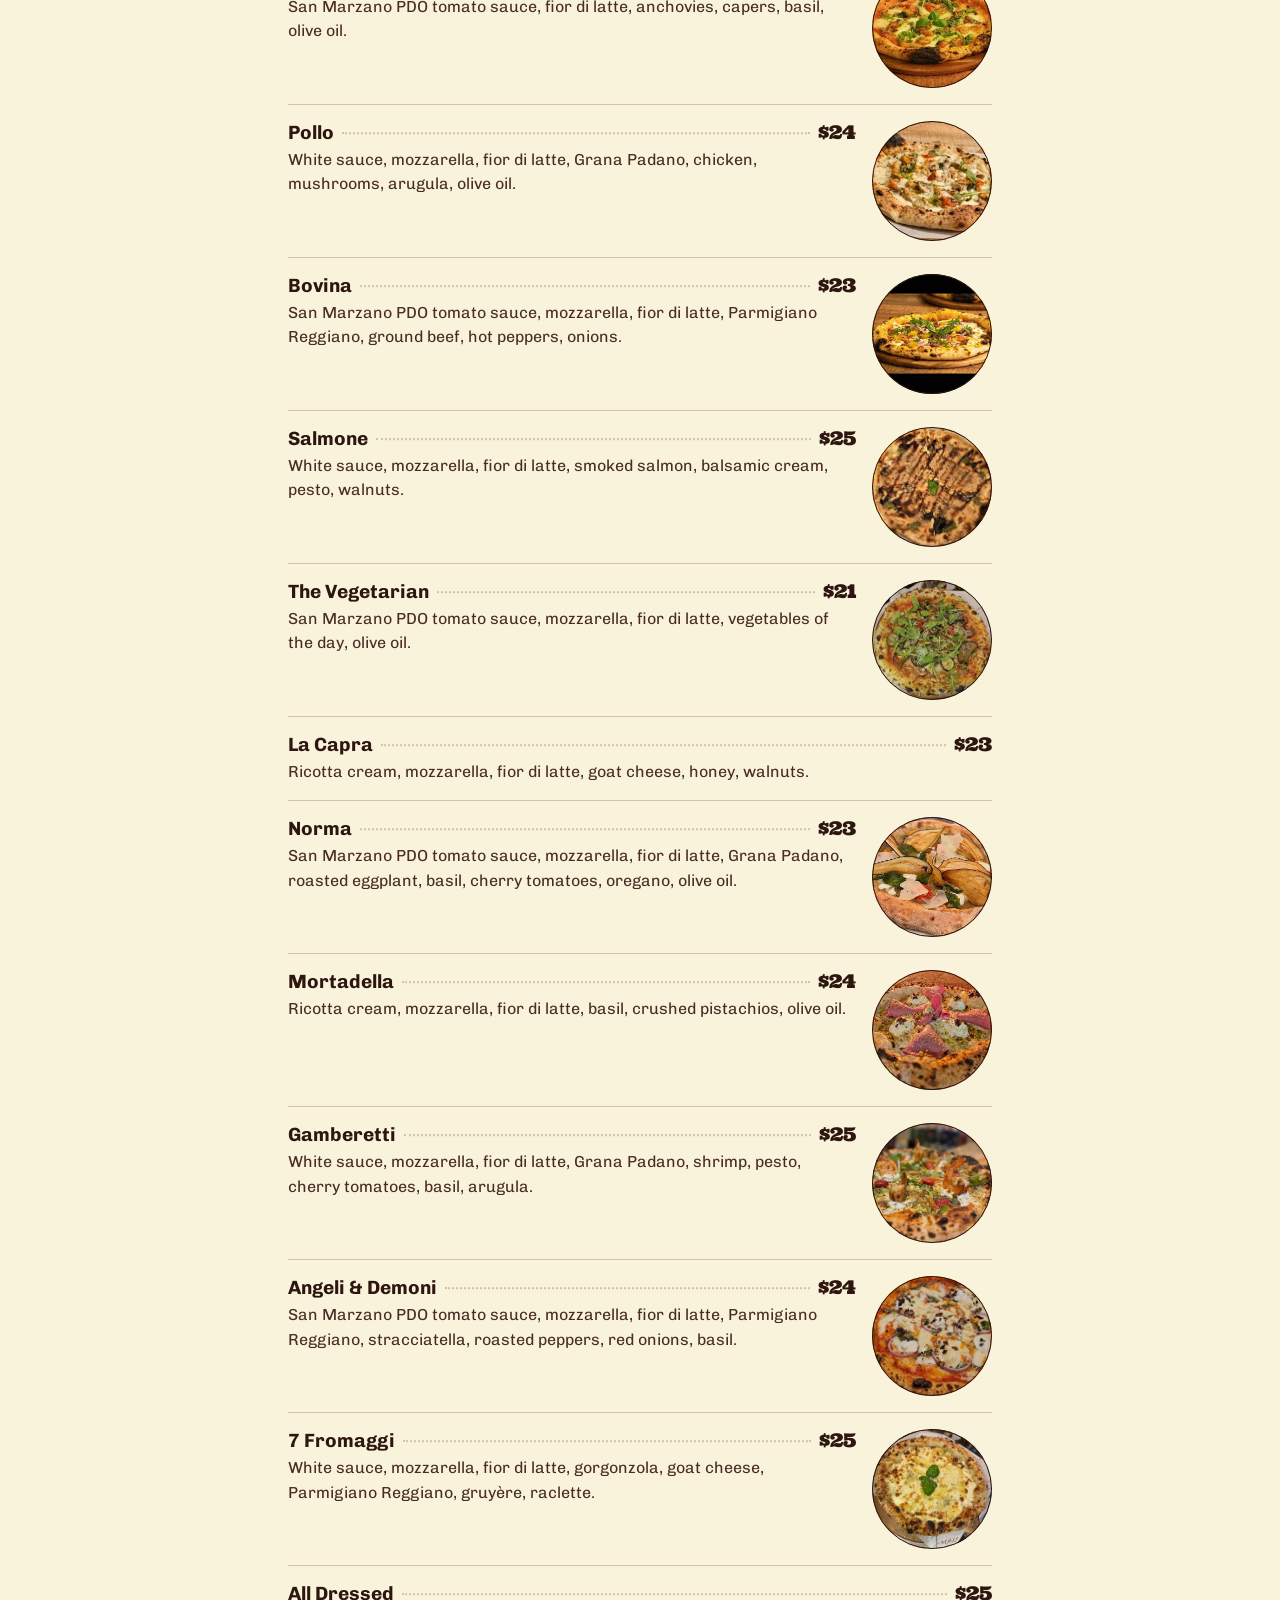
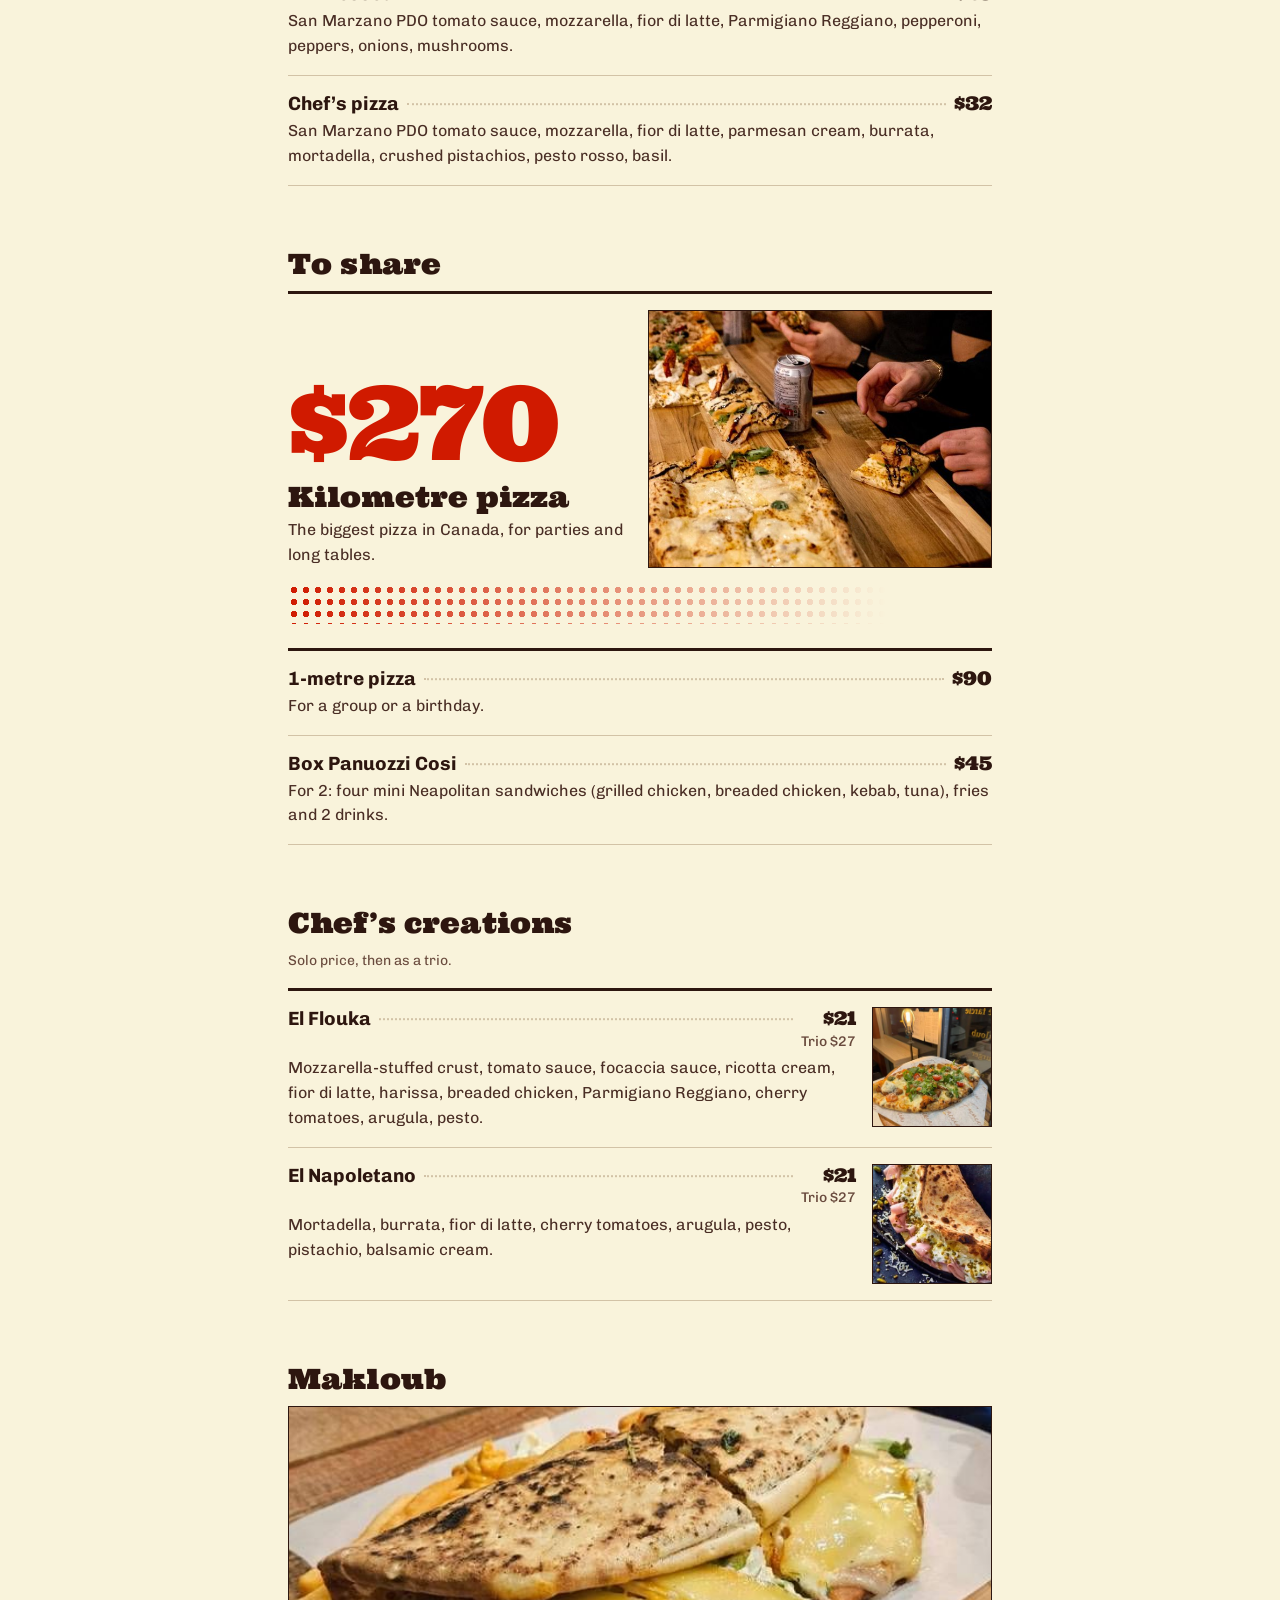
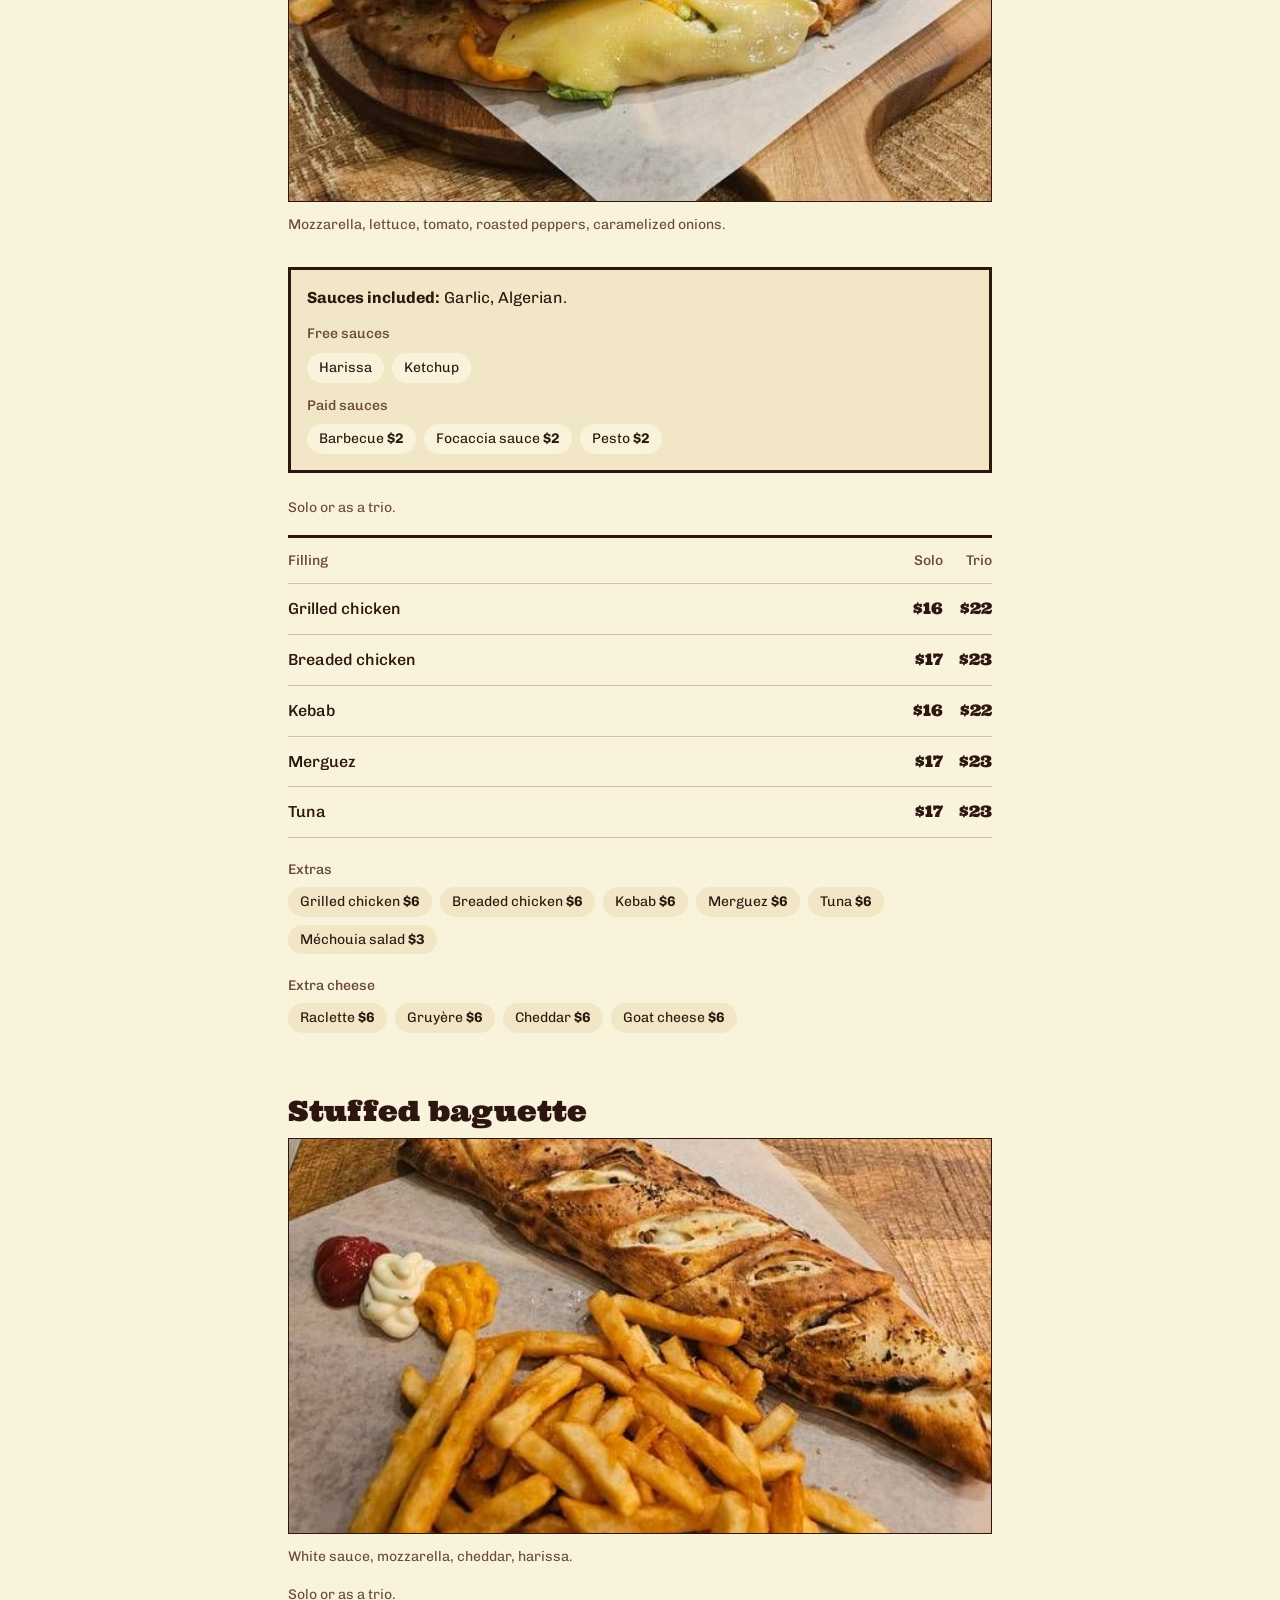
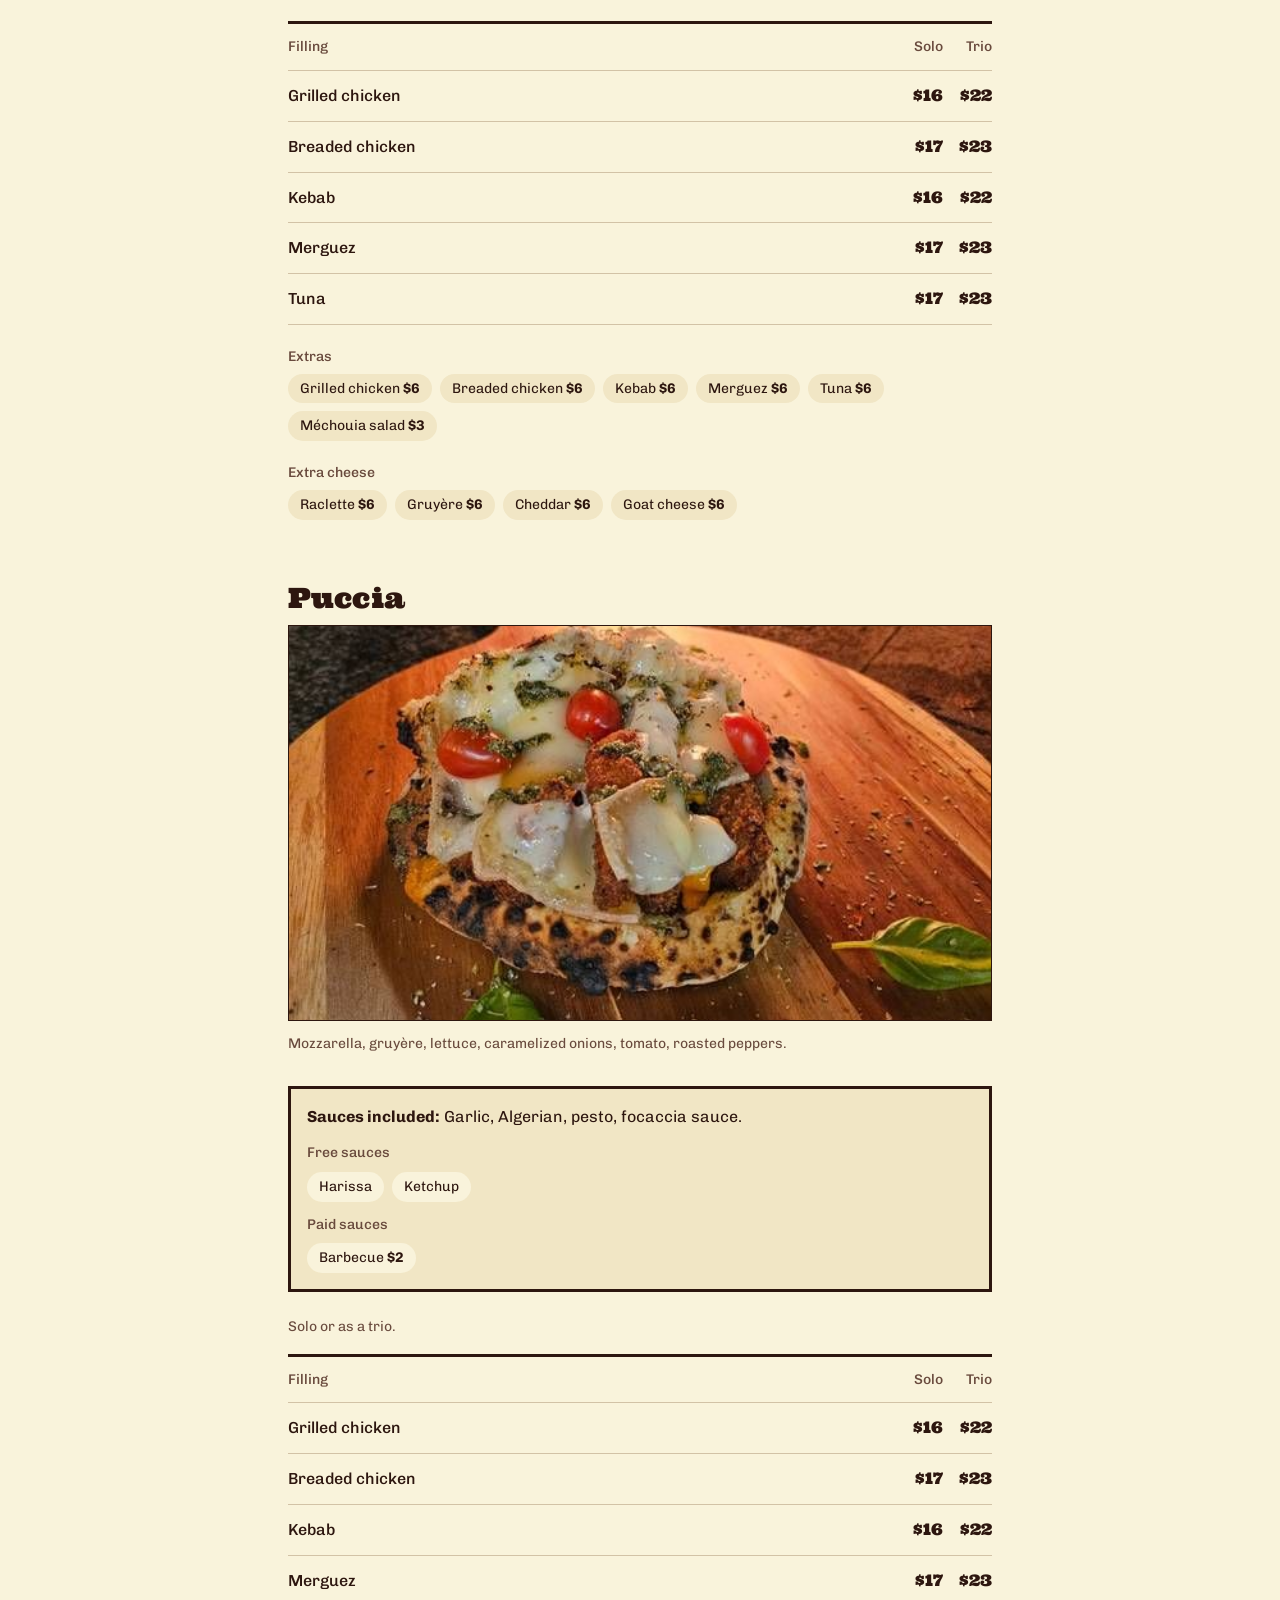
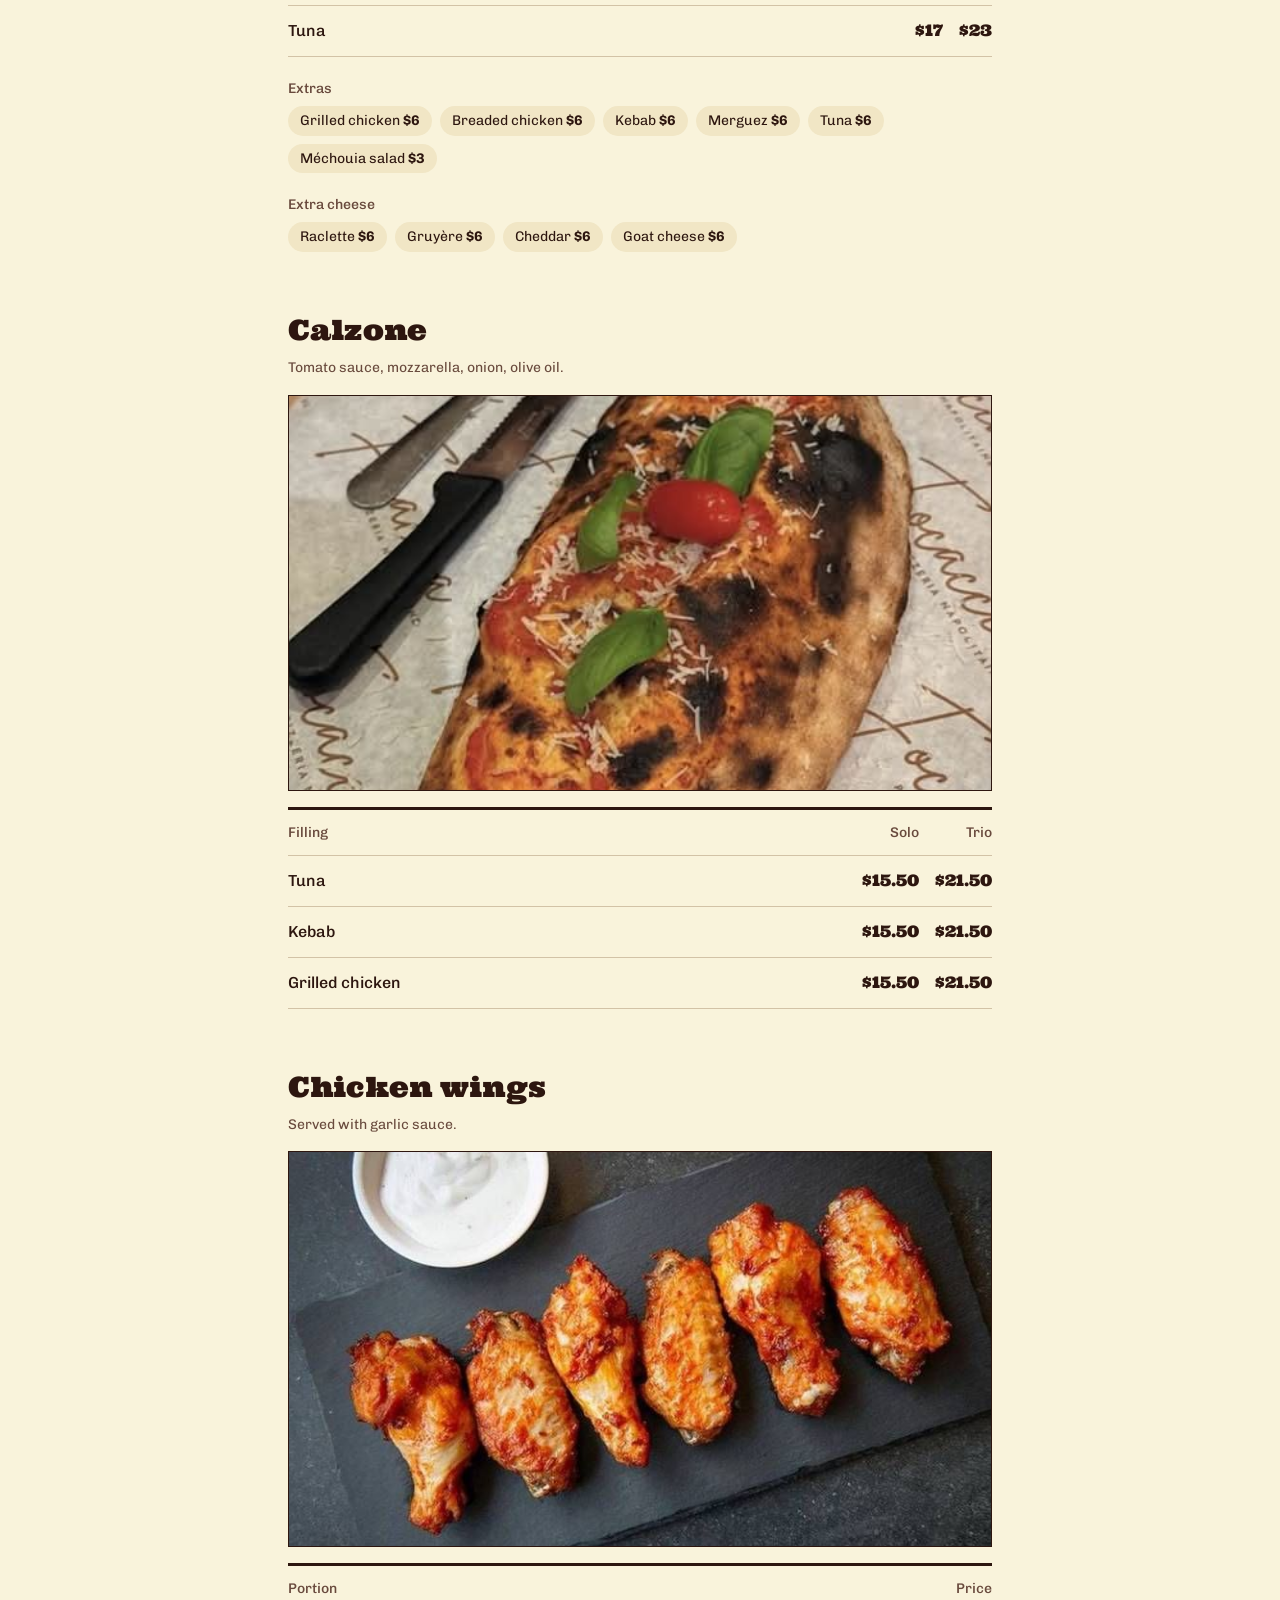
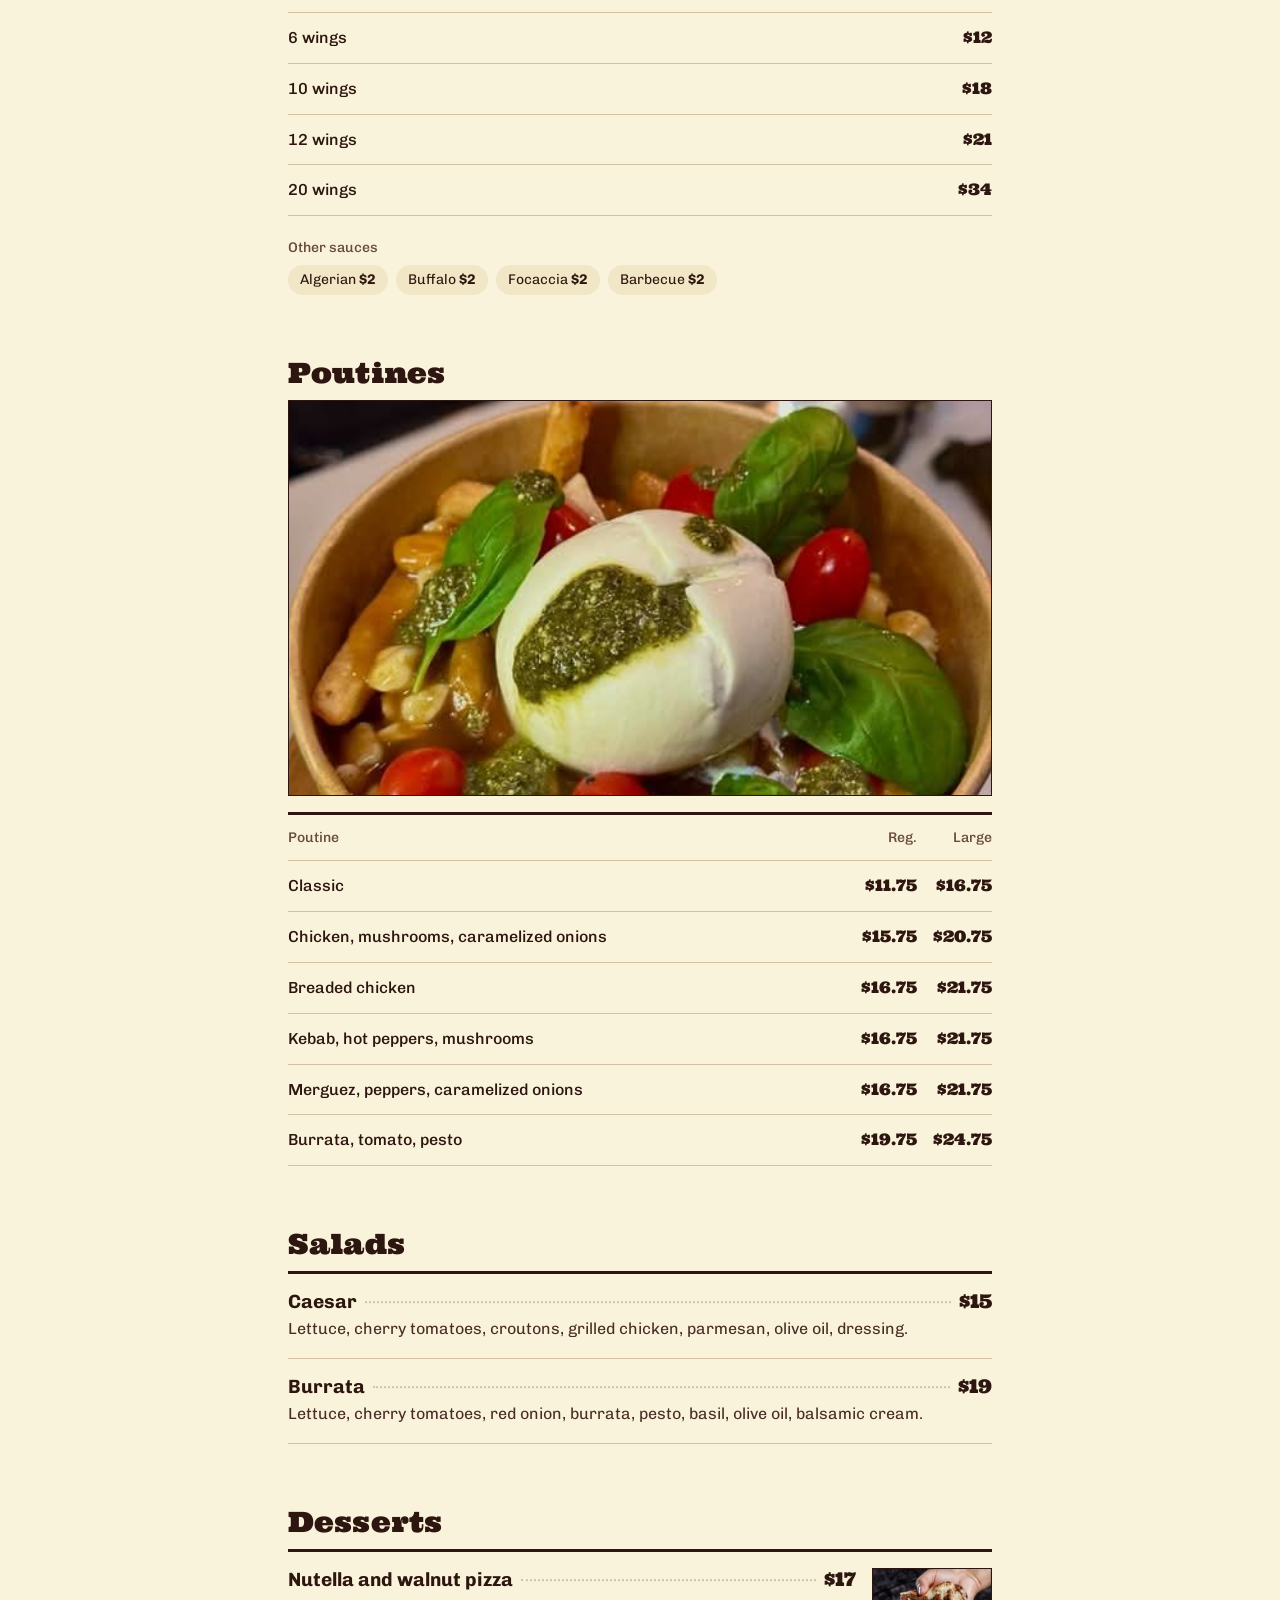
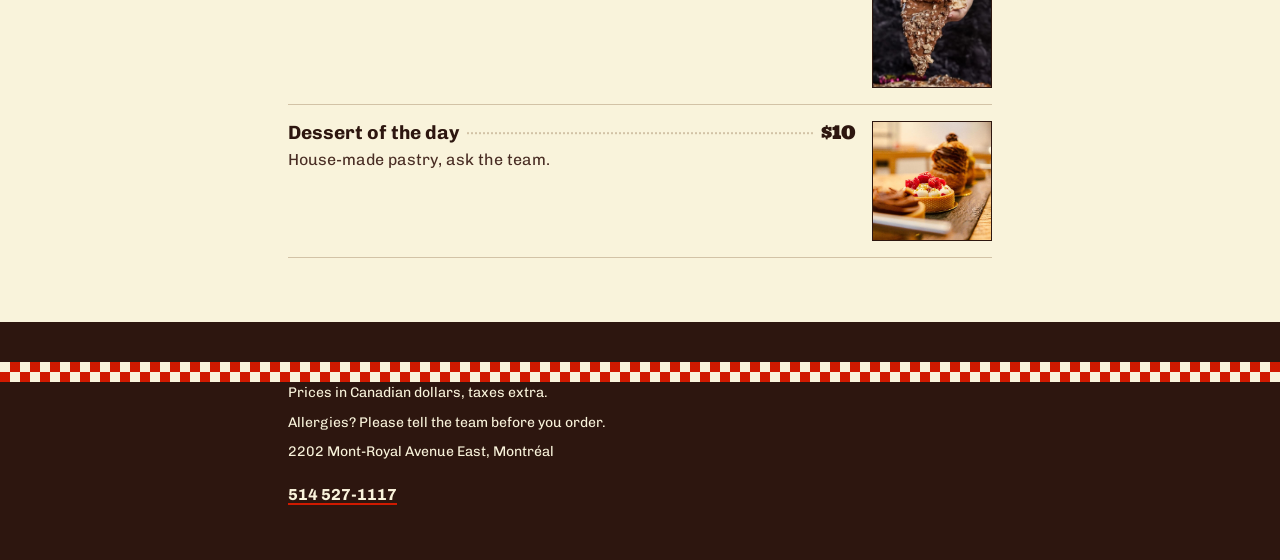
<file: docs/en.html>
<!doctype html>
<html lang="en">
<head>
<meta charset="utf-8">
<meta name="viewport" content="width=device-width, initial-scale=1, viewport-fit=cover">
<meta name="description" content="The menu of Pizzeria La Focaccia: Neapolitan pizzas, sandwiches, poutines and desserts, with prices.">
<meta name="theme-color" content="#f6eed7">
<title>Menu, Pizzeria La Focaccia</title>
<link rel="alternate" hreflang="fr" href="index.html">
<link rel="icon" href="img/logo-favicon.png">
<link rel="preconnect" href="https://fonts.googleapis.com">
<link rel="preconnect" href="https://fonts.gstatic.com" crossorigin>
<link href="https://fonts.googleapis.com/css2?family=Ultra&family=Chivo:wght@400;500;700&display=swap" rel="stylesheet">
<link rel="stylesheet" href="styles.css">
</head>
<body>
<div class="checker" aria-hidden="true"></div>
<header class="masthead container">
  <div class="brand"><img class="logo" src="img/logo-logo-focaccia-tampon.png" alt="Pizzeria La Focaccia logo" width="495" height="502" fetchpriority="high"><p class="brand-name">Pizzeria La Focaccia</p><nav class="lang" aria-label="Language"><a href="index.html" hreflang="fr" lang="fr" class="lang-btn"><span aria-hidden="true">FR</span><span class="visually-hidden">Français</span></a><a href="en.html" hreflang="en" lang="en" class="lang-btn" aria-current="page"><span aria-hidden="true">EN</span><span class="visually-hidden">English</span></a></nav></div>
  <h1>Menu</h1>
  <p class="tagline">Neapolitan pizzeria, baked over a wood fire</p>
</header>
<nav class="container cat-grid-wrap" aria-label="Go to a category"><ul class="cat-grid"><li><a href="#pizzas"><img class="cat-photo" src="img/pizzas-margherita.jpg" alt="" width="550" height="544" decoding="async"><span>Pizzas</span></a></li><li><a href="#partager"><img class="cat-photo" src="img/photos-plats-pizza-kilometre.jpg" alt="" width="640" height="800" decoding="async"><span>To share</span></a></li><li><a href="#chef"><img class="cat-photo" src="img/el-flouka-el-flouka.jpg" alt="" width="550" height="733" decoding="async"><span>Chef’s creations</span></a></li><li><a href="#makloub"><img class="cat-photo" src="img/sandwichs-makloub-poulet-grille.jpg" alt="" width="640" height="440" decoding="async"><span>Makloub</span></a></li><li><a href="#baguette"><img class="cat-photo" src="img/sandwichs-baguette-farcie-poulet-grille.jpg" alt="" width="564" height="440" decoding="async"><span>Stuffed baguette</span></a></li><li><a href="#puccia"><img class="cat-photo" src="img/sandwichs-sandwich-puccia-poulet-grille.jpg" alt="" width="550" height="541" decoding="async"><span>Puccia</span></a></li><li><a href="#calzone"><img class="cat-photo" src="img/calzone-calzone-au-thon.jpg" alt="" width="550" height="574" decoding="async"><span>Calzone</span></a></li><li><a href="#ailes"><img class="cat-photo" src="img/ailes-de-poulet-6-ailes-de-poulet.jpg" alt="" width="733" height="440" decoding="async"><span>Chicken wings</span></a></li><li><a href="#poutines"><img class="cat-photo" src="img/poutines-poutine-burrata-tomate-et-sauce-pesto.jpg" alt="" width="550" height="689" decoding="async"><span>Poutines</span></a></li><li><a href="#salades"><img class="cat-photo" src="img/photos-plats-salade-burrata-bol.jpg" alt="" width="800" height="800" decoding="async"><span>Salads</span></a></li><li><a href="#desserts"><img class="cat-photo" src="img/pizzas-pizza-nutella-et-noix.jpg" alt="" width="550" height="639" decoding="async"><span>Desserts</span></a></li></ul></nav>
<nav class="tabs" aria-label="Menu categories"><ul class="container"><li><a href="#pizzas">Pizzas</a></li><li><a href="#partager">To share</a></li><li><a href="#chef">Chef’s creations</a></li><li><a href="#makloub">Makloub</a></li><li><a href="#baguette">Stuffed baguette</a></li><li><a href="#puccia">Puccia</a></li><li><a href="#calzone">Calzone</a></li><li><a href="#ailes">Chicken wings</a></li><li><a href="#poutines">Poutines</a></li><li><a href="#salades">Salads</a></li><li><a href="#desserts">Desserts</a></li></ul></nav>
<main class="container">
<section id="pizzas" class="round" aria-labelledby="h-pizzas"><h2 id="h-pizzas">Pizzas</h2><p class="note">Dough rested over 24 hours, baked in a wood-fired oven.</p><ul class="rows"><li class="row has-photo"><div class="row-text"><div class="row-head"><h3>Margherita</h3><span class="leader" aria-hidden="true"></span><div class="prices"><span class="price">$18</span></div></div><p class="desc">San Marzano PDO tomato sauce, mozzarella, fior di latte, Grana Padano, basil, oregano, olive oil.</p><p class="extra">Add burrata for $8 more</p></div><img class="photo" src="img/pizzas-margherita.jpg" alt="" width="550" height="544" loading="lazy" decoding="async"></li><li class="row has-photo"><div class="row-text"><div class="row-head"><h3>Tonno</h3><span class="leader" aria-hidden="true"></span><div class="prices"><span class="price">$22</span></div></div><p class="desc">San Marzano PDO tomato sauce, mozzarella, fior di latte, whole tuna, cherry tomatoes, olives, arugula, olive oil.</p></div><img class="photo" src="img/pizzas-tonno.jpg" alt="" width="373" height="800" loading="lazy" decoding="async"></li><li class="row has-photo"><div class="row-text"><div class="row-head"><h3>Pepperoni</h3><span class="leader" aria-hidden="true"></span><div class="prices"><span class="price">$22</span></div></div><p class="desc">San Marzano PDO tomato sauce, mozzarella, fior di latte, pepperoni, Parmigiano Reggiano, arugula, olive oil.</p></div><img class="photo" src="img/pizzas-pepperoni.jpg" alt="" width="550" height="689" loading="lazy" decoding="async"></li><li class="row has-photo"><div class="row-text"><div class="row-head"><h3>Burrattina</h3><span class="leader" aria-hidden="true"></span><div class="prices"><span class="price">$28</span></div></div><p class="desc">San Marzano PDO tomato sauce, mozzarella, fior di latte, Parmigiano Reggiano, burrata, pesto, basil, arugula, cherry tomatoes, olive oil.</p></div><img class="photo" src="img/pizzas-burrattina.jpg" alt="" width="533" height="800" loading="lazy" decoding="async"></li><li class="row has-photo"><div class="row-text"><div class="row-head"><h3>Siciliana</h3><span class="leader" aria-hidden="true"></span><div class="prices"><span class="price">$21</span></div></div><p class="desc">San Marzano PDO tomato sauce, fior di latte, anchovies, capers, basil, olive oil.</p></div><img class="photo" src="img/pizzas-napoli.jpg" alt="" width="660" height="440" loading="lazy" decoding="async"></li><li class="row has-photo"><div class="row-text"><div class="row-head"><h3>Pollo</h3><span class="leader" aria-hidden="true"></span><div class="prices"><span class="price">$24</span></div></div><p class="desc">White sauce, mozzarella, fior di latte, Grana Padano, chicken, mushrooms, arugula, olive oil.</p></div><img class="photo" src="img/pizzas-pollo.jpg" alt="" width="798" height="400" loading="lazy" decoding="async"></li><li class="row has-photo"><div class="row-text"><div class="row-head"><h3>Bovina</h3><span class="leader" aria-hidden="true"></span><div class="prices"><span class="price">$23</span></div></div><p class="desc">San Marzano PDO tomato sauce, mozzarella, fior di latte, Parmigiano Reggiano, ground beef, hot peppers, onions.</p></div><img class="photo" src="img/pizzas-bovina.jpg" alt="" width="373" height="800" loading="lazy" decoding="async"></li><li class="row has-photo"><div class="row-text"><div class="row-head"><h3>Salmone</h3><span class="leader" aria-hidden="true"></span><div class="prices"><span class="price">$25</span></div></div><p class="desc">White sauce, mozzarella, fior di latte, smoked salmon, balsamic cream, pesto, walnuts.</p></div><img class="photo" src="img/pizzas-salmone.jpg" alt="" width="550" height="488" loading="lazy" decoding="async"></li><li class="row has-photo"><div class="row-text"><div class="row-head"><h3>The Vegetarian</h3><span class="leader" aria-hidden="true"></span><div class="prices"><span class="price">$21</span></div></div><p class="desc">San Marzano PDO tomato sauce, mozzarella, fior di latte, vegetables of the day, olive oil.</p></div><img class="photo" src="img/pizzas-la-vegetarienne.jpg" alt="" width="550" height="584" loading="lazy" decoding="async"></li><li class="row"><div class="row-text"><div class="row-head"><h3>La Capra</h3><span class="leader" aria-hidden="true"></span><div class="prices"><span class="price">$23</span></div></div><p class="desc">Ricotta cream, mozzarella, fior di latte, goat cheese, honey, walnuts.</p></div></li><li class="row has-photo"><div class="row-text"><div class="row-head"><h3>Norma</h3><span class="leader" aria-hidden="true"></span><div class="prices"><span class="price">$23</span></div></div><p class="desc">San Marzano PDO tomato sauce, mozzarella, fior di latte, Grana Padano, roasted eggplant, basil, cherry tomatoes, oregano, olive oil.</p></div><img class="photo" src="img/pizzas-norma.jpg" alt="" width="550" height="465" loading="lazy" decoding="async"></li><li class="row has-photo"><div class="row-text"><div class="row-head"><h3>Mortadella</h3><span class="leader" aria-hidden="true"></span><div class="prices"><span class="price">$24</span></div></div><p class="desc">Ricotta cream, mozzarella, fior di latte, basil, crushed pistachios, olive oil.</p></div><img class="photo" src="img/pizzas-mortadella.jpg" alt="" width="573" height="440" loading="lazy" decoding="async"></li><li class="row has-photo"><div class="row-text"><div class="row-head"><h3>Gamberetti</h3><span class="leader" aria-hidden="true"></span><div class="prices"><span class="price">$25</span></div></div><p class="desc">White sauce, mozzarella, fior di latte, Grana Padano, shrimp, pesto, cherry tomatoes, basil, arugula.</p></div><img class="photo" src="img/pizzas-gamberetti.jpg" alt="" width="550" height="550" loading="lazy" decoding="async"></li><li class="row has-photo"><div class="row-text"><div class="row-head"><h3>Angeli &amp; Demoni</h3><span class="leader" aria-hidden="true"></span><div class="prices"><span class="price">$24</span></div></div><p class="desc">San Marzano PDO tomato sauce, mozzarella, fior di latte, Parmigiano Reggiano, stracciatella, roasted peppers, red onions, basil.</p></div><img class="photo" src="img/pizzas-angeli-demoni.jpg" alt="" width="506" height="800" loading="lazy" decoding="async"></li><li class="row has-photo"><div class="row-text"><div class="row-head"><h3>7 Fromaggi</h3><span class="leader" aria-hidden="true"></span><div class="prices"><span class="price">$25</span></div></div><p class="desc">White sauce, mozzarella, fior di latte, gorgonzola, goat cheese, Parmigiano Reggiano, gruyère, raclette.</p></div><img class="photo" src="img/pizzas-7-fromaggi.jpg" alt="" width="550" height="733" loading="lazy" decoding="async"></li><li class="row"><div class="row-text"><div class="row-head"><h3>All Dressed</h3><span class="leader" aria-hidden="true"></span><div class="prices"><span class="price">$25</span></div></div><p class="desc">San Marzano PDO tomato sauce, mozzarella, fior di latte, Parmigiano Reggiano, pepperoni, peppers, onions, mushrooms.</p></div></li><li class="row"><div class="row-text"><div class="row-head"><h3>Chef’s pizza</h3><span class="leader" aria-hidden="true"></span><div class="prices"><span class="price">$32</span></div></div><p class="desc">San Marzano PDO tomato sauce, mozzarella, fior di latte, parmesan cream, burrata, mortadella, crushed pistachios, pesto rosso, basil.</p></div></li></ul></section><section id="partager" aria-labelledby="h-partager"><h2 id="h-partager">To share</h2><div class="poster"><div class="poster-text"><p class="poster-figure num">$270</p><h3 class="poster-name">Kilometre pizza</h3><p class="desc">The biggest pizza in Canada, for parties and long tables.</p></div><div class="screen" aria-hidden="true"></div><img class="photo" src="img/photos-plats-pizza-kilometre.jpg" alt="" width="640" height="800" loading="lazy" decoding="async"></div><ul class="rows"><li class="row"><div class="row-text"><div class="row-head"><h3>1-metre pizza</h3><span class="leader" aria-hidden="true"></span><div class="prices"><span class="price">$90</span></div></div><p class="desc">For a group or a birthday.</p></div></li><li class="row"><div class="row-text"><div class="row-head"><h3>Box Panuozzi Cosi</h3><span class="leader" aria-hidden="true"></span><div class="prices"><span class="price">$45</span></div></div><p class="desc">For 2: four mini Neapolitan sandwiches (grilled chicken, breaded chicken, kebab, tuna), fries and 2 drinks.</p></div></li></ul></section><section id="chef" aria-labelledby="h-chef"><h2 id="h-chef">Chef’s creations</h2><p class="note">Solo price, then as a trio.</p><ul class="rows"><li class="row has-photo"><div class="row-text"><div class="row-head"><h3>El Flouka</h3><span class="leader" aria-hidden="true"></span><div class="prices"><span class="price"><span class="visually-hidden">Solo </span>$21</span><span class="price-alt">Trio $27</span></div></div><p class="desc">Mozzarella-stuffed crust, tomato sauce, focaccia sauce, ricotta cream, fior di latte, harissa, breaded chicken, Parmigiano Reggiano, cherry tomatoes, arugula, pesto.</p></div><img class="photo" src="img/el-flouka-el-flouka.jpg" alt="" width="550" height="733" loading="lazy" decoding="async"></li><li class="row has-photo"><div class="row-text"><div class="row-head"><h3>El Napoletano</h3><span class="leader" aria-hidden="true"></span><div class="prices"><span class="price"><span class="visually-hidden">Solo </span>$21</span><span class="price-alt">Trio $27</span></div></div><p class="desc">Mortadella, burrata, fior di latte, cherry tomatoes, arugula, pesto, pistachio, balsamic cream.</p></div><img class="photo" src="img/el-flouka-el-napoletano.jpg" alt="" width="337" height="600" loading="lazy" decoding="async"></li></ul></section><section id="makloub" aria-labelledby="h-makloub"><h2 id="h-makloub">Makloub</h2><img class="photo photo-wide" src="img/sandwichs-makloub-poulet-grille.jpg" alt="" width="640" height="440" loading="lazy" decoding="async"><p class="note">Mozzarella, lettuce, tomato, roasted peppers, caramelized onions.</p><div class="sauce-box"><p class="sauces"><strong>Sauces included:</strong> Garlic, Algerian.</p><p class="sauces-add">Free sauces</p><ul class="chips"><li>Harissa</li><li>Ketchup</li></ul><p class="sauces-add">Paid sauces</p><ul class="chips"><li>Barbecue <span class="num">$2</span></li><li>Focaccia sauce <span class="num">$2</span></li><li>Pesto <span class="num">$2</span></li></ul></div><p class="note">Solo or as a trio.</p><table class="prices-table"><thead><tr><th scope="col">Filling</th><th scope="col" class="num">Solo</th><th scope="col" class="num">Trio</th></tr></thead><tbody><tr><th scope="row">Grilled chicken</th><td class="num">$16</td><td class="num">$22</td></tr><tr><th scope="row">Breaded chicken</th><td class="num">$17</td><td class="num">$23</td></tr><tr><th scope="row">Kebab</th><td class="num">$16</td><td class="num">$22</td></tr><tr><th scope="row">Merguez</th><td class="num">$17</td><td class="num">$23</td></tr><tr><th scope="row">Tuna</th><td class="num">$17</td><td class="num">$23</td></tr></tbody></table><div class="extras"><h3>Extras</h3><ul class="chips"><li>Grilled chicken <span class="num">$6</span></li><li>Breaded chicken <span class="num">$6</span></li><li>Kebab <span class="num">$6</span></li><li>Merguez <span class="num">$6</span></li><li>Tuna <span class="num">$6</span></li><li>Méchouia salad <span class="num">$3</span></li></ul></div><div class="extras"><h3>Extra cheese</h3><ul class="chips"><li>Raclette <span class="num">$6</span></li><li>Gruyère <span class="num">$6</span></li><li>Cheddar <span class="num">$6</span></li><li>Goat cheese <span class="num">$6</span></li></ul></div></section><section id="baguette" aria-labelledby="h-baguette"><h2 id="h-baguette">Stuffed baguette</h2><img class="photo photo-wide" src="img/sandwichs-baguette-farcie-poulet-grille.jpg" alt="" width="564" height="440" loading="lazy" decoding="async"><p class="note">White sauce, mozzarella, cheddar, harissa.</p><p class="note">Solo or as a trio.</p><table class="prices-table"><thead><tr><th scope="col">Filling</th><th scope="col" class="num">Solo</th><th scope="col" class="num">Trio</th></tr></thead><tbody><tr><th scope="row">Grilled chicken</th><td class="num">$16</td><td class="num">$22</td></tr><tr><th scope="row">Breaded chicken</th><td class="num">$17</td><td class="num">$23</td></tr><tr><th scope="row">Kebab</th><td class="num">$16</td><td class="num">$22</td></tr><tr><th scope="row">Merguez</th><td class="num">$17</td><td class="num">$23</td></tr><tr><th scope="row">Tuna</th><td class="num">$17</td><td class="num">$23</td></tr></tbody></table><div class="extras"><h3>Extras</h3><ul class="chips"><li>Grilled chicken <span class="num">$6</span></li><li>Breaded chicken <span class="num">$6</span></li><li>Kebab <span class="num">$6</span></li><li>Merguez <span class="num">$6</span></li><li>Tuna <span class="num">$6</span></li><li>Méchouia salad <span class="num">$3</span></li></ul></div><div class="extras"><h3>Extra cheese</h3><ul class="chips"><li>Raclette <span class="num">$6</span></li><li>Gruyère <span class="num">$6</span></li><li>Cheddar <span class="num">$6</span></li><li>Goat cheese <span class="num">$6</span></li></ul></div></section><section id="puccia" aria-labelledby="h-puccia"><h2 id="h-puccia">Puccia</h2><img class="photo photo-wide" src="img/sandwichs-sandwich-puccia-poulet-grille.jpg" alt="" width="550" height="541" loading="lazy" decoding="async"><p class="note">Mozzarella, gruyère, lettuce, caramelized onions, tomato, roasted peppers.</p><div class="sauce-box"><p class="sauces"><strong>Sauces included:</strong> Garlic, Algerian, pesto, focaccia sauce.</p><p class="sauces-add">Free sauces</p><ul class="chips"><li>Harissa</li><li>Ketchup</li></ul><p class="sauces-add">Paid sauces</p><ul class="chips"><li>Barbecue <span class="num">$2</span></li></ul></div><p class="note">Solo or as a trio.</p><table class="prices-table"><thead><tr><th scope="col">Filling</th><th scope="col" class="num">Solo</th><th scope="col" class="num">Trio</th></tr></thead><tbody><tr><th scope="row">Grilled chicken</th><td class="num">$16</td><td class="num">$22</td></tr><tr><th scope="row">Breaded chicken</th><td class="num">$17</td><td class="num">$23</td></tr><tr><th scope="row">Kebab</th><td class="num">$16</td><td class="num">$22</td></tr><tr><th scope="row">Merguez</th><td class="num">$17</td><td class="num">$23</td></tr><tr><th scope="row">Tuna</th><td class="num">$17</td><td class="num">$23</td></tr></tbody></table><div class="extras"><h3>Extras</h3><ul class="chips"><li>Grilled chicken <span class="num">$6</span></li><li>Breaded chicken <span class="num">$6</span></li><li>Kebab <span class="num">$6</span></li><li>Merguez <span class="num">$6</span></li><li>Tuna <span class="num">$6</span></li><li>Méchouia salad <span class="num">$3</span></li></ul></div><div class="extras"><h3>Extra cheese</h3><ul class="chips"><li>Raclette <span class="num">$6</span></li><li>Gruyère <span class="num">$6</span></li><li>Cheddar <span class="num">$6</span></li><li>Goat cheese <span class="num">$6</span></li></ul></div></section><section id="calzone" aria-labelledby="h-calzone"><h2 id="h-calzone">Calzone</h2><p class="note">Tomato sauce, mozzarella, onion, olive oil.</p><img class="photo photo-wide" src="img/calzone-calzone-au-thon.jpg" alt="" width="550" height="574" loading="lazy" decoding="async"><table class="prices-table"><thead><tr><th scope="col">Filling</th><th scope="col" class="num">Solo</th><th scope="col" class="num">Trio</th></tr></thead><tbody><tr><th scope="row">Tuna</th><td class="num">$15.50</td><td class="num">$21.50</td></tr><tr><th scope="row">Kebab</th><td class="num">$15.50</td><td class="num">$21.50</td></tr><tr><th scope="row">Grilled chicken</th><td class="num">$15.50</td><td class="num">$21.50</td></tr></tbody></table></section><section id="ailes" aria-labelledby="h-ailes"><h2 id="h-ailes">Chicken wings</h2><p class="note">Served with garlic sauce.</p><img class="photo photo-wide" src="img/ailes-de-poulet-6-ailes-de-poulet.jpg" alt="" width="733" height="440" loading="lazy" decoding="async"><table class="prices-table"><thead><tr><th scope="col">Portion</th><th scope="col" class="num">Price</th></tr></thead><tbody><tr><th scope="row">6 wings</th><td class="num">$12</td></tr><tr><th scope="row">10 wings</th><td class="num">$18</td></tr><tr><th scope="row">12 wings</th><td class="num">$21</td></tr><tr><th scope="row">20 wings</th><td class="num">$34</td></tr></tbody></table><div class="extras"><h3>Other sauces</h3><ul class="chips"><li>Algerian <span class="num">$2</span></li><li>Buffalo <span class="num">$2</span></li><li>Focaccia <span class="num">$2</span></li><li>Barbecue <span class="num">$2</span></li></ul></div></section><section id="poutines" aria-labelledby="h-poutines"><h2 id="h-poutines">Poutines</h2><img class="photo photo-wide" src="img/poutines-poutine-burrata-tomate-et-sauce-pesto.jpg" alt="" width="550" height="689" loading="lazy" decoding="async"><table class="prices-table"><thead><tr><th scope="col">Poutine</th><th scope="col" class="num">Reg.</th><th scope="col" class="num">Large</th></tr></thead><tbody><tr><th scope="row">Classic</th><td class="num">$11.75</td><td class="num">$16.75</td></tr><tr><th scope="row">Chicken, mushrooms, caramelized onions</th><td class="num">$15.75</td><td class="num">$20.75</td></tr><tr><th scope="row">Breaded chicken</th><td class="num">$16.75</td><td class="num">$21.75</td></tr><tr><th scope="row">Kebab, hot peppers, mushrooms</th><td class="num">$16.75</td><td class="num">$21.75</td></tr><tr><th scope="row">Merguez, peppers, caramelized onions</th><td class="num">$16.75</td><td class="num">$21.75</td></tr><tr><th scope="row">Burrata, tomato, pesto</th><td class="num">$19.75</td><td class="num">$24.75</td></tr></tbody></table></section><section id="salades" aria-labelledby="h-salades"><h2 id="h-salades">Salads</h2><ul class="rows"><li class="row"><div class="row-text"><div class="row-head"><h3>Caesar</h3><span class="leader" aria-hidden="true"></span><div class="prices"><span class="price">$15</span></div></div><p class="desc">Lettuce, cherry tomatoes, croutons, grilled chicken, parmesan, olive oil, dressing.</p></div></li><li class="row"><div class="row-text"><div class="row-head"><h3>Burrata</h3><span class="leader" aria-hidden="true"></span><div class="prices"><span class="price">$19</span></div></div><p class="desc">Lettuce, cherry tomatoes, red onion, burrata, pesto, basil, olive oil, balsamic cream.</p></div></li></ul></section><section id="desserts" aria-labelledby="h-desserts"><h2 id="h-desserts">Desserts</h2><ul class="rows"><li class="row has-photo"><div class="row-text"><div class="row-head"><h3>Nutella and walnut pizza</h3><span class="leader" aria-hidden="true"></span><div class="prices"><span class="price">$17</span></div></div></div><img class="photo" src="img/pizzas-pizza-nutella-et-noix.jpg" alt="" width="550" height="639" loading="lazy" decoding="async"></li><li class="row has-photo"><div class="row-text"><div class="row-head"><h3>Dessert of the day</h3><span class="leader" aria-hidden="true"></span><div class="prices"><span class="price">$10</span></div></div><p class="desc">House-made pastry, ask the team.</p></div><img class="photo" src="img/photos-plats-desserts-maison.jpg" alt="" width="800" height="798" loading="lazy" decoding="async"></li></ul></section>
</main>
<footer class="foot">
  <div class="checker" aria-hidden="true"></div>
  <div class="container">
    <p>Prices in Canadian dollars, taxes extra.</p>
    <p>Allergies? Please tell the team before you order.</p>
    <p>2202 Mont-Royal Avenue East, Montréal</p>
    <p><a href="tel:+15145271117">514 527-1117</a></p>
    
  </div>
</footer>
<script src="menu.js" defer></script>
</body>
</html>
</file>
<file: docs/styles.css>
/* Hallmark · shape: app screen · genre: playful · theme: Halftone (deal manual (dealt studio/formwork/riso refused: cool paper, concrete, pink), seed code-menu-neapolitan-wood-fired-1c4a·cd145ac8·2026-10-26·r0) · brand: La Focaccia (spec 2026-10-26)
 * nav: sticky category tab row that scrolls sideways · signature: a giant spot Menu under a tablecloth strip, then the menu read like the back of a can with dotted leaders; the 270 $ kilometre pizza as the one poster · states: static content, current tab · halftone: cream
 * axes: light/slab-serif/warm · posture: committed · contrast: pass · v2.0.0 */
/* Note: the checker strip is the Italian tablecloth, from the user's Pinterest references (Pop's Pizza), a deliberate second texture */
/* Hallmark · pre-emit critique: P4 H4 E4 S4 R4 V4 · weakest: S, a ruled price list fits any pizzeria; made the sandwich section one shared garnish table and the kilometre price the poster */
/* Hallmark · dismissed 69 · each sandwich (Makloub, Baguette, Puccia) is its own section at the owner's request, so its filling prices and extras repeat in each */
@import url("./tokens.css");
@import url("./base.css");

:root {
  --menu-measure: 44rem;
  --tab-h: 56px;
  --thumb: 88px;
}
html { scroll-padding-top: calc(var(--tab-h) + var(--space-md)); }
.container { max-width: calc(var(--menu-measure) + 2 * var(--gutter)); }

/* Masthead: a giant spot "Menu" under a tablecloth strip */
.checker {
  height: 20px;
  background: repeating-conic-gradient(var(--color-accent) 0 25%, var(--color-paper) 0 50%) 0 0 / 20px 20px;
}
.masthead { padding-block: var(--space-lg) var(--space-md); }
.brand { display: flex; align-items: center; gap: var(--space-sm); }
.logo { width: 56px; height: 56px; flex: none; }
.brand-name { font-weight: 700; font-size: var(--text-md); color: var(--color-ink); }
.masthead h1 { max-width: none; margin-top: var(--space-md); font: 400 clamp(4rem, 21vw, 9rem)/0.9 var(--font-display); letter-spacing: -0.02em; color: var(--color-accent); white-space: nowrap; overflow-wrap: normal; }
.tagline { color: var(--color-ink-2); font-size: var(--text-md); margin-top: var(--space-sm); }

/* Category grid: one round photo per category */
.cat-grid-wrap { padding-block: var(--space-md) var(--space-lg); }
.cat-grid { display: grid; grid-template-columns: repeat(3, minmax(0, 1fr)); gap: var(--space-md) var(--space-sm); list-style: none; margin: 0; padding: 0; }
.cat-grid a { display: flex; flex-direction: column; align-items: center; gap: var(--space-xs); min-height: 44px; text-align: center; text-decoration: none; color: var(--color-ink); font-weight: 500; font-size: var(--text-sm); line-height: 1.25; }
.cat-photo { width: 100%; max-width: 96px; aspect-ratio: 1; height: auto; object-fit: cover; border-radius: 50%; outline: var(--rule-hair) solid var(--color-ink); outline-offset: calc(-1 * var(--rule-hair)); transition: transform var(--dur-short) var(--ease-out); }
.cat-blank { display: block; background: radial-gradient(var(--color-dot) var(--halftone-dot), transparent calc(var(--halftone-dot) + 0.5px)) 0 0 / var(--halftone-size) var(--halftone-size), var(--color-paper-2); }
.cat-grid a:hover .cat-photo { transform: scale(1.04); }
.cat-grid a:active .cat-photo { transform: scale(0.97); }
.cat-grid a:hover span:last-child { text-decoration: underline; text-decoration-color: var(--color-accent); text-decoration-thickness: 2px; }

/* Category tabs */
.tabs { position: sticky; top: 0; z-index: var(--z-sticky-nav); background: var(--color-paper); border-block: var(--rule-bar) solid var(--color-ink); }
.tabs ul { display: flex; gap: var(--space-xs); margin: 0; list-style: none; overflow-x: auto; scrollbar-width: none; overscroll-behavior-x: contain; }
.tabs ul::-webkit-scrollbar { display: none; }
.tabs a {
  display: flex; align-items: center; height: var(--tab-h); padding-inline: var(--space-sm); white-space: nowrap;
  font-weight: 500; font-size: var(--text-sm); color: var(--color-muted); text-decoration: none;
  border-bottom: var(--rule-bar) solid transparent; margin-bottom: calc(-1 * var(--rule-bar));
  transition: color var(--dur-short) var(--ease-out), border-color var(--dur-short) var(--ease-out);
}
.tabs a:hover { color: var(--color-ink); }
.tabs a[aria-current="true"] { color: var(--color-ink); border-bottom-color: var(--color-accent); }
.tabs a:active { color: var(--color-ink); background: var(--color-paper-2); }
.tabs a:focus-visible { outline-offset: -4px; }

/* Sections */
main { padding-bottom: var(--space-2xl); }
section { padding-top: var(--space-2xl); }
h2 { font-size: var(--text-2xl); color: var(--color-ink); padding-bottom: var(--space-sm); }
.note { color: var(--color-muted); font-size: var(--text-sm); padding-bottom: var(--space-md); }
h3 { font-family: var(--font-body); font-weight: 700; font-size: var(--text-lg); letter-spacing: 0; color: var(--color-ink); }
.extras h3 { margin: 0 0 var(--space-xs); font-weight: 500; font-size: var(--text-sm); color: var(--color-muted); }

/* Ruled rows: the back of the can */
.rows { list-style: none; margin: 0; padding: 0; border-top: var(--rule-bar) solid var(--color-ink); }
.row { display: grid; grid-template-columns: minmax(0, 1fr); gap: var(--space-md); padding-block: var(--space-md); border-bottom: var(--rule-hair) solid var(--color-rule); }
.row.has-photo { grid-template-columns: minmax(0, 1fr) var(--thumb); }
.row-head { display: flex; align-items: baseline; gap: var(--space-xs); }
.row-head h3 { flex: 0 1 auto; }
.leader { flex: 1 1 var(--space-md); min-width: var(--space-md); align-self: baseline; border-bottom: 2px dotted var(--color-rule); transform: translateY(-0.3em); }
.prices { display: flex; flex-direction: column; align-items: flex-end; flex: none; }
.price { font-family: var(--font-display); font-size: var(--text-lg); line-height: 1.08; color: var(--color-ink); font-variant-numeric: tabular-nums; white-space: nowrap; }
.price-alt { font-size: var(--text-sm); font-weight: 500; color: var(--color-muted); white-space: nowrap; margin-top: var(--space-3xs); }
.desc { color: var(--color-ink-2); font-size: var(--text-md); margin-top: var(--space-2xs); }
.extra { display: inline-block; margin-top: var(--space-xs); font-size: var(--text-sm); font-weight: 500; color: var(--color-accent-deep); }
.photo { width: var(--thumb); height: var(--thumb); object-fit: cover; outline: var(--rule-hair) solid var(--color-ink); outline-offset: calc(-1 * var(--rule-hair)); background: var(--color-paper-2); }
.round .photo { border-radius: 50%; }
.photo-wide { width: 100%; height: auto; aspect-ratio: 16 / 9; margin-bottom: var(--space-md); }

/* The poster: one real price, set big */
.poster { display: grid; grid-template-columns: minmax(0, 1fr); gap: var(--space-md); padding-bottom: var(--space-lg); border-top: var(--rule-bar) solid var(--color-ink); padding-top: var(--space-md); }
.poster-text { container-type: inline-size; min-width: 0; }
.poster-figure { font: 400 min(11rem, 30cqi)/0.9 var(--font-display); letter-spacing: -0.02em; color: var(--color-accent); white-space: nowrap; }
.poster-name { font-family: var(--font-display); font-weight: 400; font-size: var(--text-2xl); margin-top: var(--space-sm); }
.poster .photo { width: 100%; height: auto; aspect-ratio: 4 / 3; }
.screen { position: relative; isolation: isolate; height: 40px; }
.screen::before {
  content: ""; position: absolute; inset: 0; z-index: -1; pointer-events: none;
  background: radial-gradient(var(--color-dot) var(--halftone-dot), transparent calc(var(--halftone-dot) + 0.5px)) 0 0 / var(--halftone-size) var(--halftone-size);
  mask: linear-gradient(90deg, var(--color-ink) 0%, transparent 85%);
}

/* Price tables */
.prices-table { width: 100%; border-collapse: collapse; border-top: var(--rule-bar) solid var(--color-ink); }
.prices-table th, .prices-table td { padding: var(--space-sm) 0; border-bottom: var(--rule-hair) solid var(--color-rule); text-align: left; vertical-align: baseline; }
.prices-table thead th { font-weight: 500; font-size: var(--text-sm); color: var(--color-muted); white-space: nowrap; }
.prices-table tbody th { font-weight: 500; color: var(--color-ink); padding-right: var(--space-md); }
.prices-table .num { text-align: right; padding-left: var(--space-md); white-space: nowrap; width: 1%; }
.prices-table td.num { font-family: var(--font-display); color: var(--color-ink); }
.rows + .prices-table, .prices-table + .rows { margin-top: var(--space-lg); }

/* One block per sandwich, each with its own filling table */
.sandwich + .sandwich { margin-top: var(--space-2xl); }
.sandwich .rows { border-bottom: 0; }
.sandwich .row { border-bottom: 0; }
.sandwich .prices-table { margin-top: var(--space-sm); }
.group-title { margin-top: var(--space-2xl); padding-top: var(--space-md); border-top: var(--rule-bar) solid var(--color-ink); font-family: var(--font-display); font-weight: var(--display-weight); font-size: var(--text-xl); }

/* Sandwich sections: the sauces sit in one well under the photo */
.sauce-box { margin: var(--space-md) 0 var(--space-lg); padding: var(--space-md); border: var(--rule-bar) solid var(--color-ink); background: var(--color-paper-2); }
.sauce-box .sauces { margin-top: 0; }
.sauce-box .chips li { background: var(--color-paper); }
section[id="makloub"] .photo-wide, section[id="baguette"] .photo-wide, section[id="puccia"] .photo-wide { margin-bottom: var(--space-sm); }

/* Sauces per bread */
.sauces { margin-top: var(--space-xs); font-size: var(--text-md); color: var(--color-ink); }
.sauces strong { font-weight: 700; }
.sauces-add { margin: var(--space-sm) 0 var(--space-xs); font-size: var(--text-sm); font-weight: 500; color: var(--color-muted); }

/* Sauces and extras */
.extras { margin-top: var(--space-lg); }
.chips { display: flex; flex-wrap: wrap; gap: var(--space-xs); list-style: none; margin: 0; padding: 0; }
.chips li { padding: var(--space-2xs) var(--space-sm); border-radius: var(--radius-pill); background: var(--color-paper-2); font-size: var(--text-sm); color: var(--color-ink); }
.chips .num { font-weight: 700; }

/* Footer: the one ink band */
.foot { background: var(--color-ink); color: var(--color-paper); padding-block: var(--space-xl); font-size: var(--text-sm); }
.foot p + p { margin-top: var(--space-xs); }
.foot a { color: var(--color-paper); text-decoration-color: var(--color-accent); text-decoration-thickness: 2px; display: inline-block; padding-block: var(--space-sm); font-weight: 700; font-size: var(--text-md); }
.foot .credit a { font-weight: 400; font-size: var(--text-xs); padding-block: var(--space-xs); color: var(--color-paper-3); }
.foot a:hover { text-decoration-color: var(--color-paper); }
.foot a:active { color: var(--color-paper-2); }
.foot a:focus-visible { outline-color: var(--color-paper); }

@media (min-width: 40rem) {
  :root { --thumb: 120px; }
  .cat-grid { grid-template-columns: repeat(5, minmax(0, 1fr)); }
  .poster { grid-template-columns: minmax(0, 1fr) minmax(0, 1fr); align-items: end; }
  .poster .screen { grid-column: 1 / -1; grid-row: 2; }
}

/* Language switch: both choices always visible, the current one printed solid */
.brand .lang { margin-left: auto; }
.lang { display: flex; border: 2px solid var(--color-ink); border-radius: var(--radius-input); overflow: hidden; flex: none; }
.lang-btn {
  display: flex; align-items: center; justify-content: center; min-width: 52px; min-height: 44px; padding-inline: var(--space-sm);
  font-weight: 700; font-size: var(--text-md); color: var(--color-ink); text-decoration: none; background: var(--color-paper);
  transition: background-color var(--dur-short) var(--ease-out), color var(--dur-short) var(--ease-out);
}
.lang-btn + .lang-btn { border-left: 2px solid var(--color-ink); }
.lang-btn:hover { background: var(--color-paper-2); }
.lang-btn:active { background: var(--color-paper-3); }
.lang-btn[aria-current="page"] { background: var(--color-ink); color: var(--color-paper); }
.lang-btn:focus-visible { outline-offset: -4px; outline-color: var(--color-accent); }
</file>
